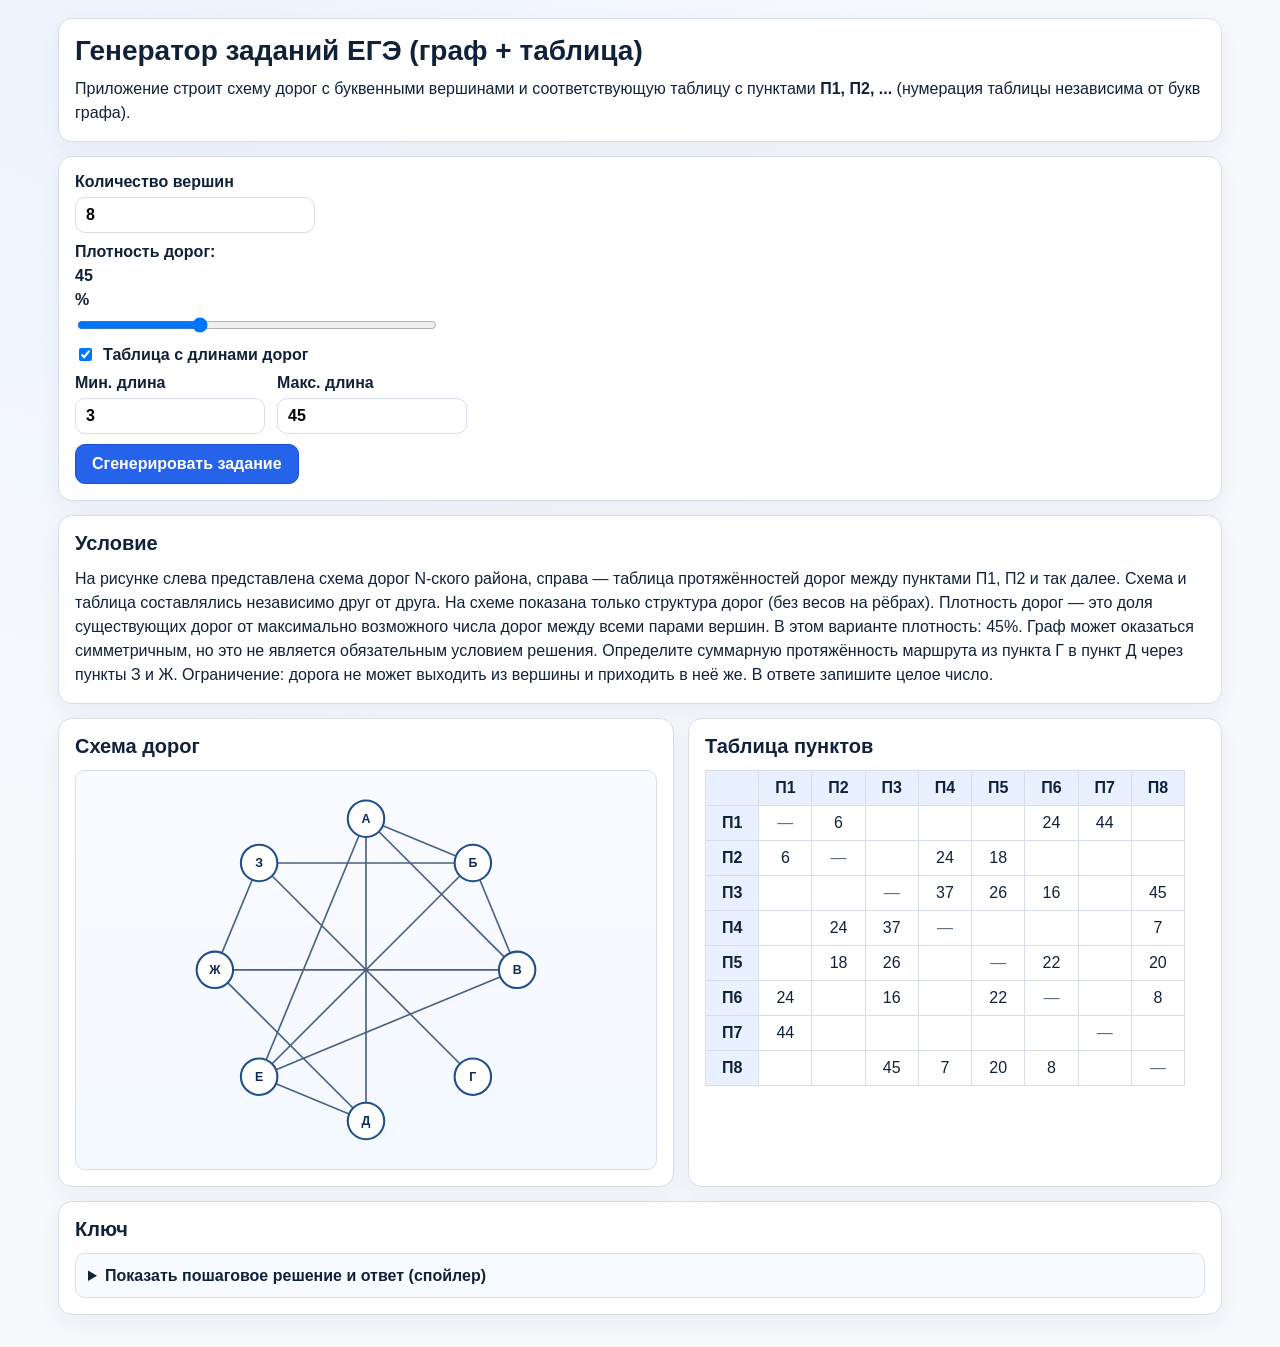
<file: index.html>
<!doctype html>
<html lang="ru">
  <head>
    <meta charset="UTF-8" />
    <meta name="viewport" content="width=device-width, initial-scale=1.0" />
    <title>Генератор заданий ЕГЭ: граф и таблица дорог</title>
    <link rel="stylesheet" href="styles.css" />
  </head>
  <body>
    <main class="app">
      <header class="panel">
        <h1>Генератор заданий ЕГЭ (граф + таблица)</h1>
        <p>
          Приложение строит схему дорог с буквенными вершинами и
          соответствующую таблицу с пунктами <strong>П1, П2, ...</strong>
          (нумерация таблицы независима от букв графа).
        </p>
      </header>

      <section class="panel controls">
        <label>
          Количество вершин
          <input id="vertexCount" type="number" min="4" max="15" value="8" />
        </label>

        <label>
          Плотность дорог:
          <span id="densityValue">45</span>%
          <input id="density" type="range" min="25" max="85" value="45" />
        </label>

        <label class="checkbox-line">
          <input id="weightedMode" type="checkbox" checked />
          Таблица с длинами дорог
        </label>

        <div id="weightRange" class="weight-row">
          <label>
            Мин. длина
            <input id="minWeight" type="number" min="1" max="99" value="3" />
          </label>
          <label>
            Макс. длина
            <input id="maxWeight" type="number" min="1" max="99" value="45" />
          </label>
        </div>

        <button id="generateBtn" type="button">Сгенерировать задание</button>
      </section>

      <section class="panel">
        <h2>Условие</h2>
        <p id="taskText"></p>
      </section>

      <section class="layout">
        <div class="panel">
          <h2>Схема дорог</h2>
          <div id="graphWrap" class="graph-wrap"></div>
        </div>

        <div class="panel">
          <h2>Таблица пунктов</h2>
          <div id="tableWrap" class="table-wrap"></div>
        </div>
      </section>

      <section class="panel">
        <h2>Ключ</h2>
        <div id="solutionWrap" class="solution"></div>
      </section>
    </main>

    <script src="app.js"></script>
  </body>
</html>
</file>
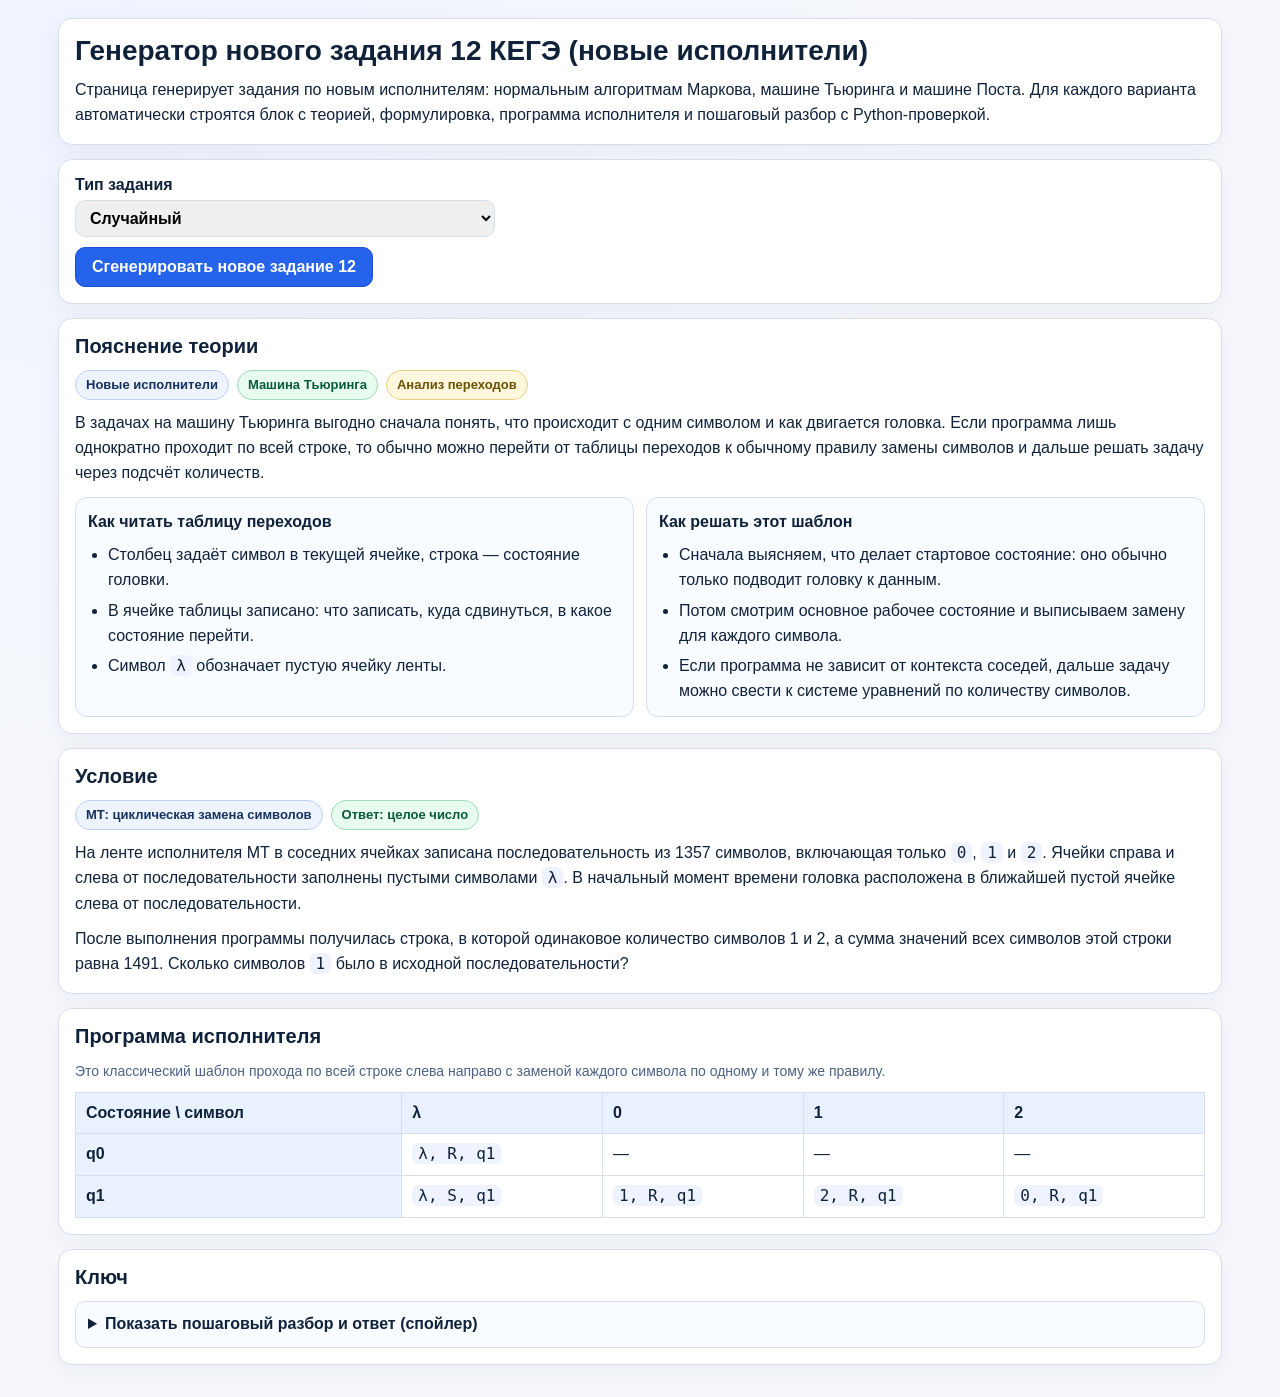
<file: task12/index.html>
<!doctype html>
<html lang="ru">
  <head>
    <meta charset="UTF-8" />
    <meta name="viewport" content="width=device-width, initial-scale=1.0" />
    <title>Генератор нового задания 12 КЕГЭ</title>
    <link rel="stylesheet" href="styles.css" />
  </head>
  <body>
    <main class="app">
      <header class="panel">
        <h1>Генератор нового задания 12 КЕГЭ (новые исполнители)</h1>
        <p>
          Страница генерирует задания по новым исполнителям: нормальным
          алгоритмам Маркова, машине Тьюринга и машине Поста. Для каждого
          варианта автоматически строятся блок с теорией, формулировка,
          программа исполнителя и пошаговый разбор с Python-проверкой.
        </p>
      </header>

      <section class="panel controls">
        <label>
          Тип задания
          <select id="taskMode">
            <option value="random" selected>Случайный</option>
            <option value="nam_order">НАМ: упорядочивание символов</option>
            <option value="nam_reduce">НАМ: сокращение строки</option>
            <option value="turing_cycle">МТ: циклическая замена символов</option>
            <option value="post_marks">МП: работа с метками</option>
          </select>
        </label>

        <button id="generateBtn" type="button">
          Сгенерировать новое задание 12
        </button>
      </section>

      <section class="panel">
        <h2>Пояснение теории</h2>
        <div id="theoryWrap" class="theory-wrap"></div>
      </section>

      <section class="panel">
        <h2>Условие</h2>
        <div id="taskText" class="task-text"></div>
      </section>

      <section class="panel">
        <h2>Программа исполнителя</h2>
        <div id="programWrap" class="program-wrap"></div>
      </section>

      <section class="panel">
        <h2>Ключ</h2>
        <div id="solutionWrap" class="solution"></div>
      </section>
    </main>

    <script src="app.js"></script>
  </body>
</html>
</file>
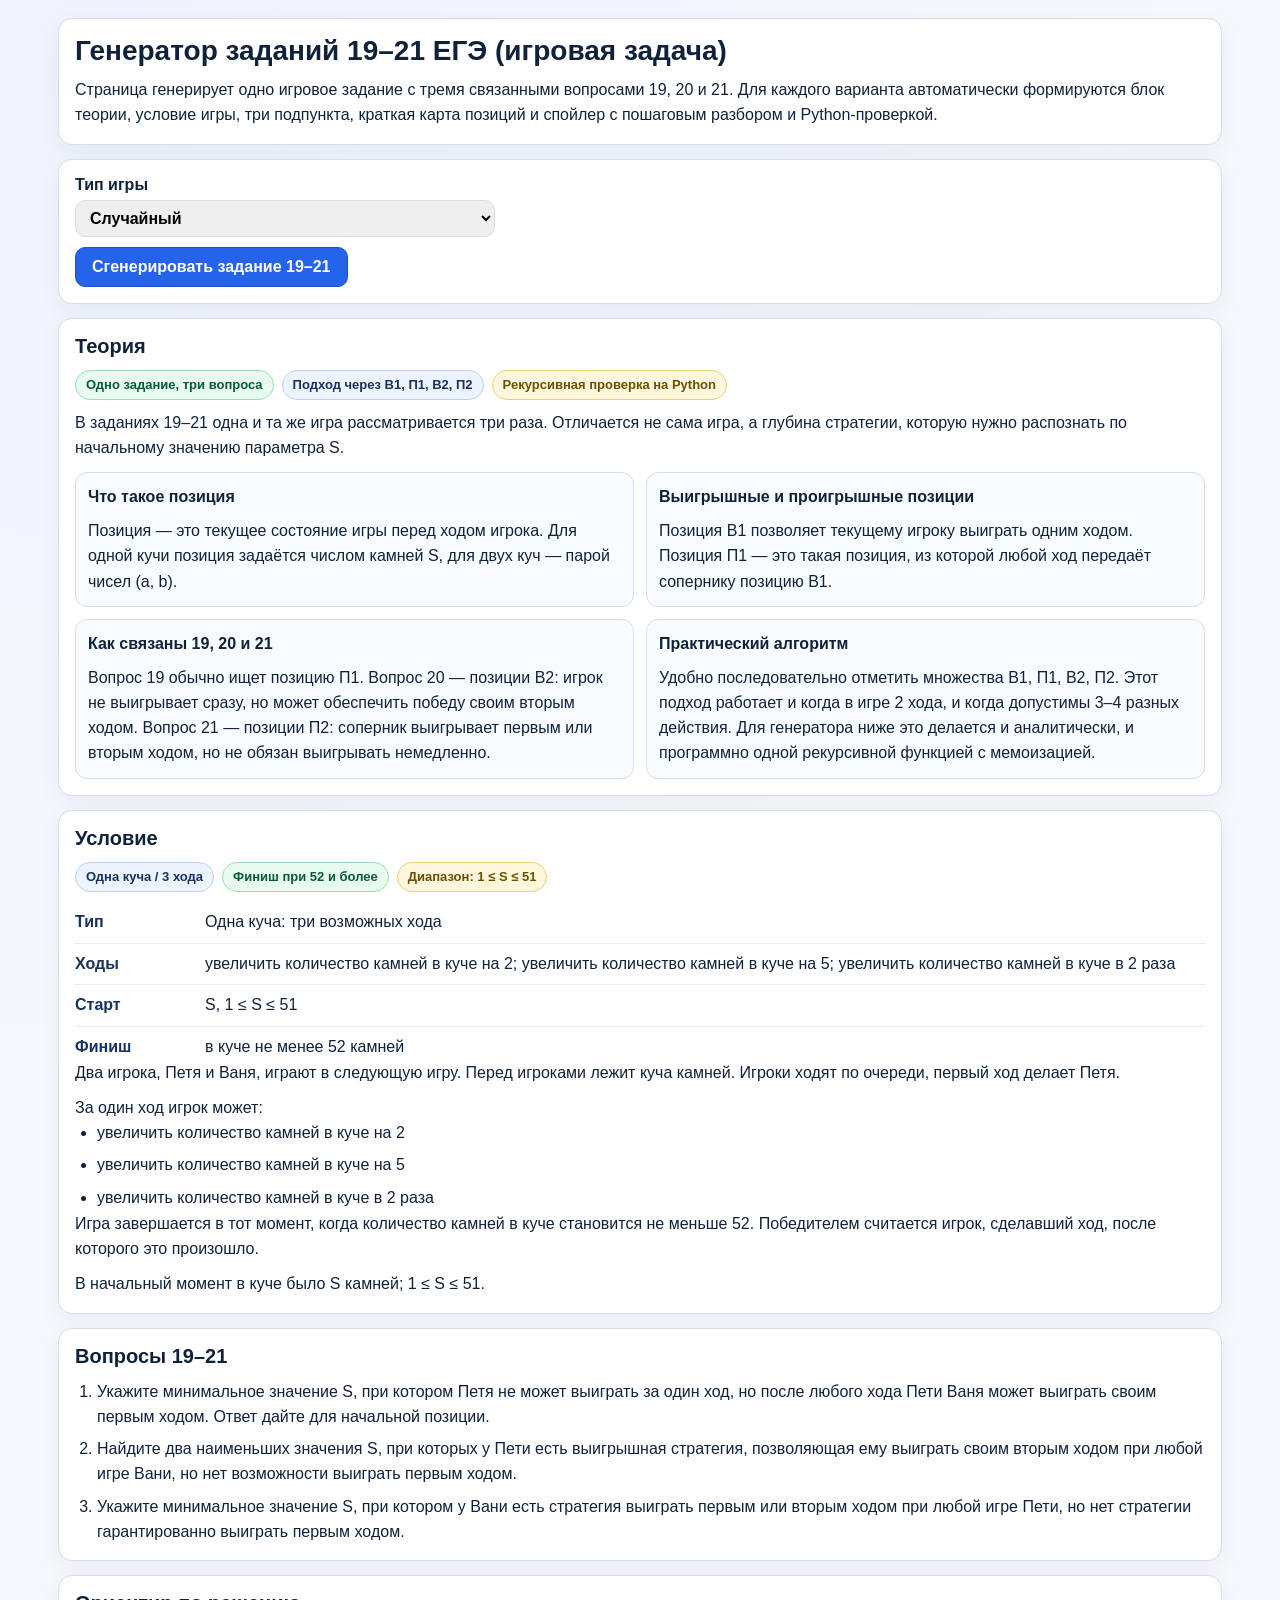
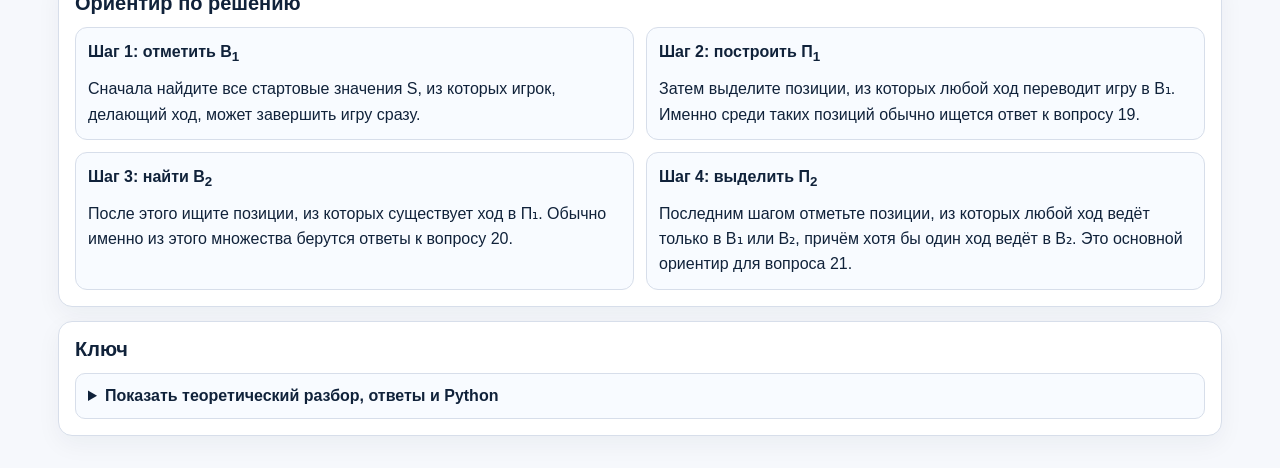
<file: task19-21/index.html>
<!doctype html>
<html lang="ru">
  <head>
    <meta charset="UTF-8" />
    <meta name="viewport" content="width=device-width, initial-scale=1.0" />
    <title>Генератор заданий 19-21 ЕГЭ</title>
    <link rel="stylesheet" href="styles.css" />
  </head>
  <body>
    <main class="app">
      <header class="panel">
        <h1>Генератор заданий 19–21 ЕГЭ (игровая задача)</h1>
        <p>
          Страница генерирует одно игровое задание с тремя связанными вопросами
          19, 20 и 21. Для каждого варианта автоматически формируются блок
          теории, условие игры, три подпункта, краткая карта позиций и спойлер
          с пошаговым разбором и Python-проверкой.
        </p>
      </header>

      <section class="panel controls">
        <label>
          Тип игры
          <select id="modeSelect">
            <option value="random" selected>Случайный</option>
            <option value="one_pile">Одна куча: прибавить / умножить</option>
            <option value="one_pile_three">Одна куча: три возможных хода</option>
            <option value="one_pile_four">Одна куча: четыре возможных хода</option>
            <option value="two_piles">Две кучи: ход в одну из куч</option>
            <option value="two_piles_extended">Две кучи: расширенный набор ходов</option>
          </select>
        </label>

        <button id="generateBtn" type="button">
          Сгенерировать задание 19–21
        </button>
      </section>

      <section class="panel">
        <h2>Теория</h2>
        <div id="theoryWrap" class="theory-wrap"></div>
      </section>

      <section class="panel">
        <h2>Условие</h2>
        <div id="taskMeta" class="task-meta"></div>
        <div id="taskText" class="task-text"></div>
      </section>

      <section class="panel">
        <h2>Вопросы 19–21</h2>
        <div id="questionWrap" class="question-wrap"></div>
      </section>

      <section class="panel">
        <h2>Ориентир по решению</h2>
        <div id="statusWrap" class="status-wrap"></div>
      </section>

      <section class="panel">
        <h2>Ключ</h2>
        <div id="solutionWrap" class="solution"></div>
      </section>
    </main>

    <script src="app.js"></script>
  </body>
</html>
</file>
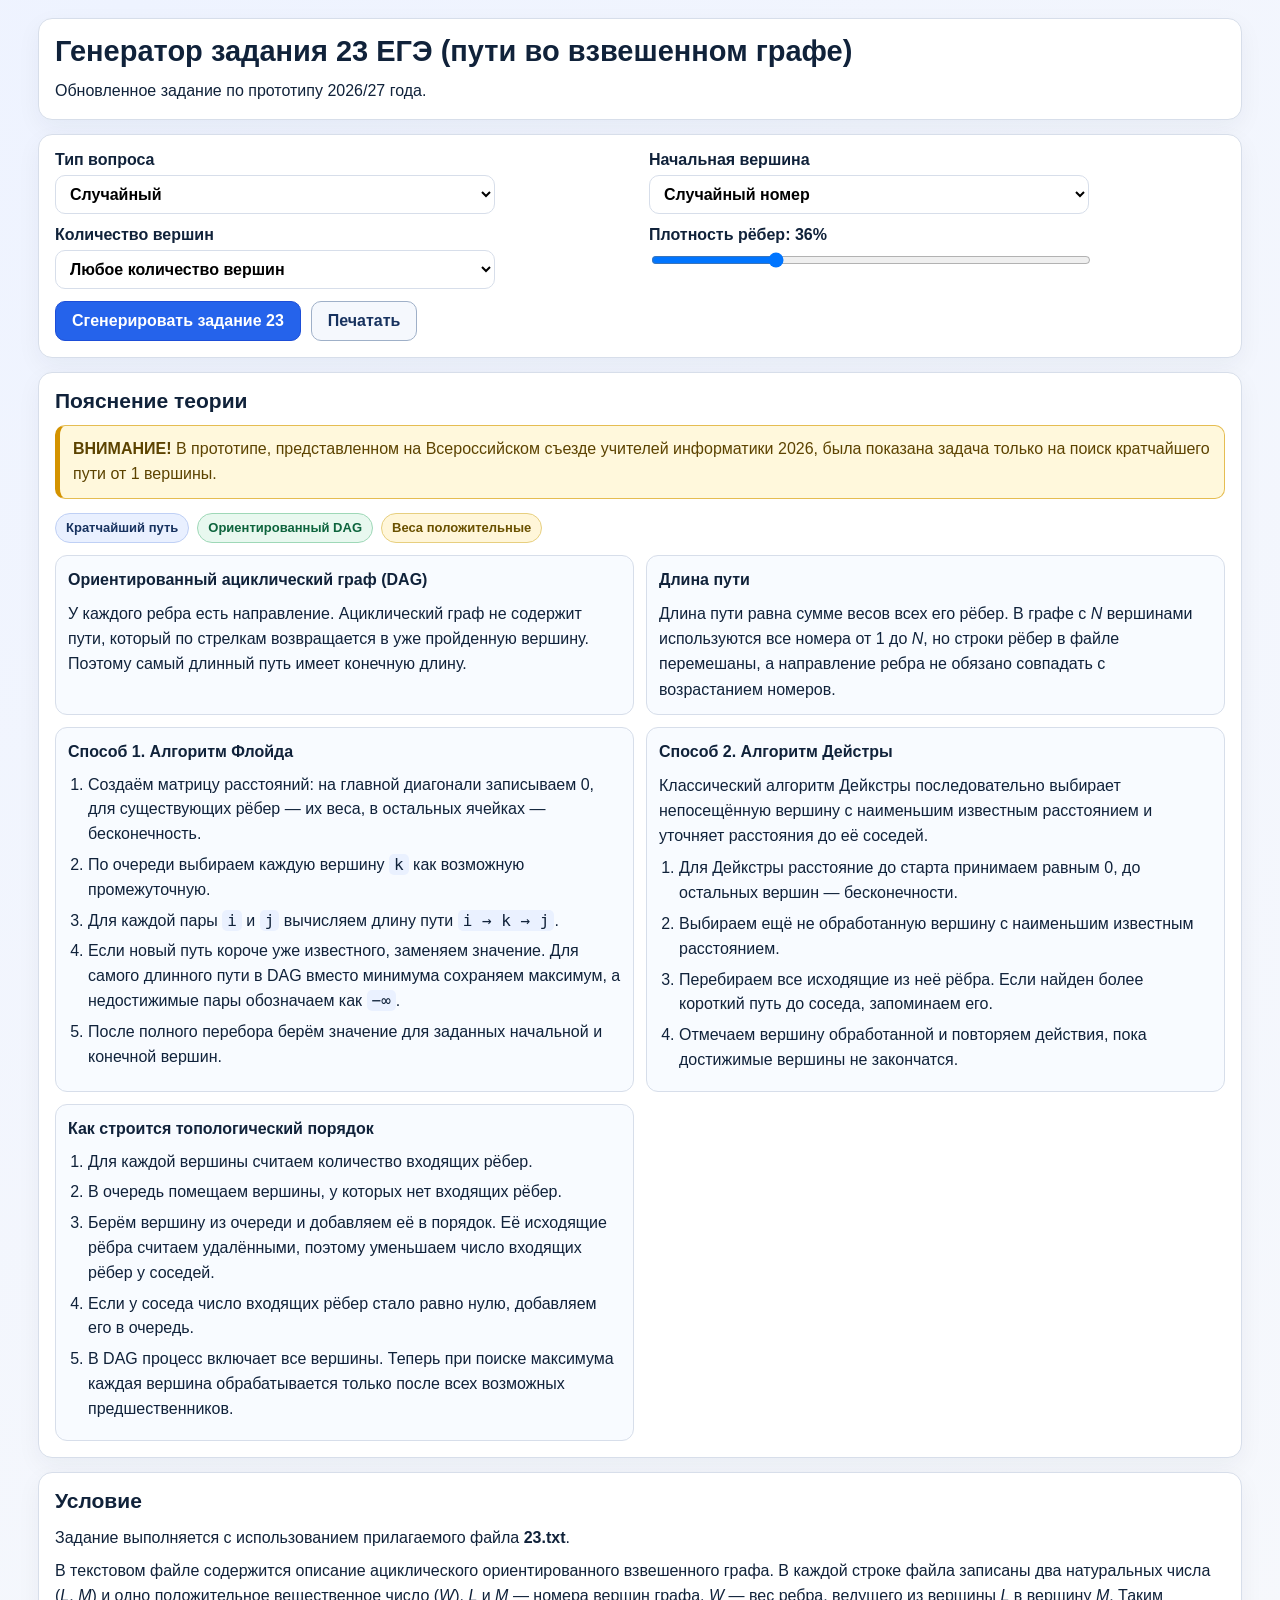
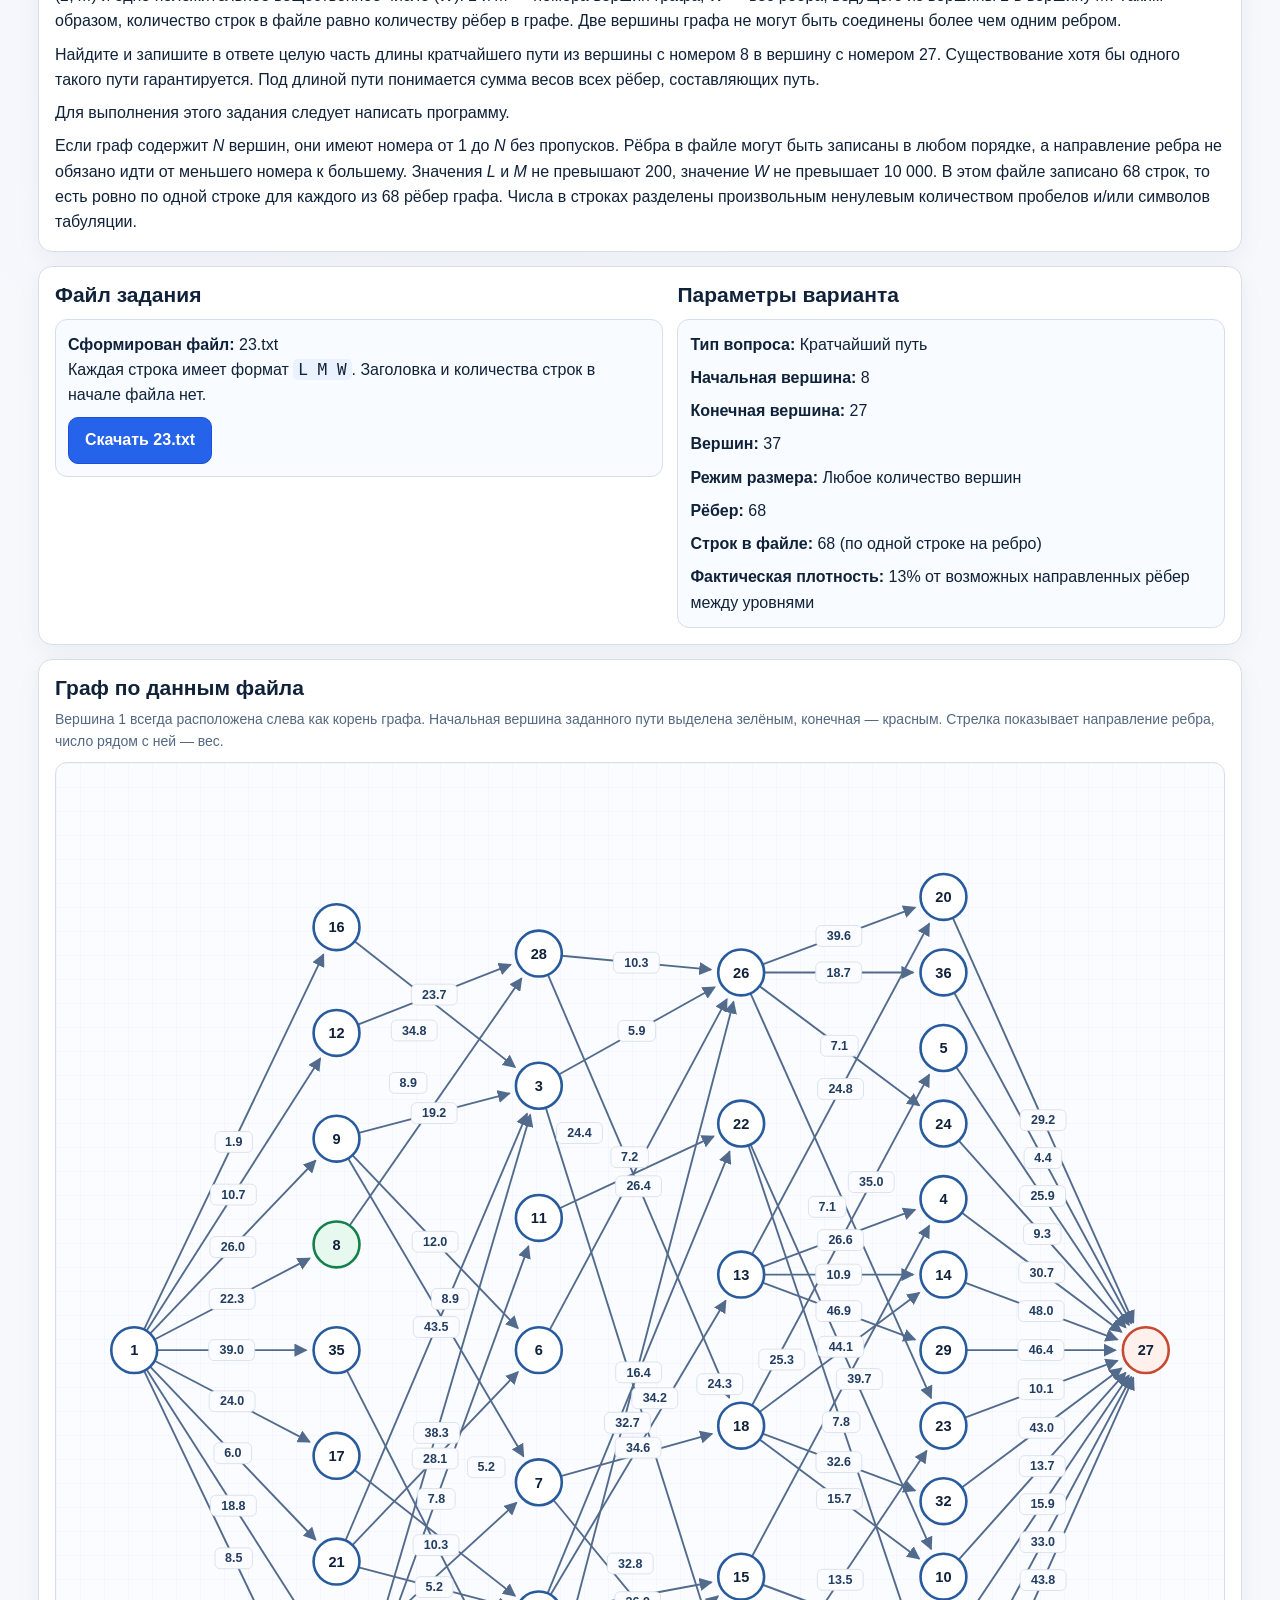
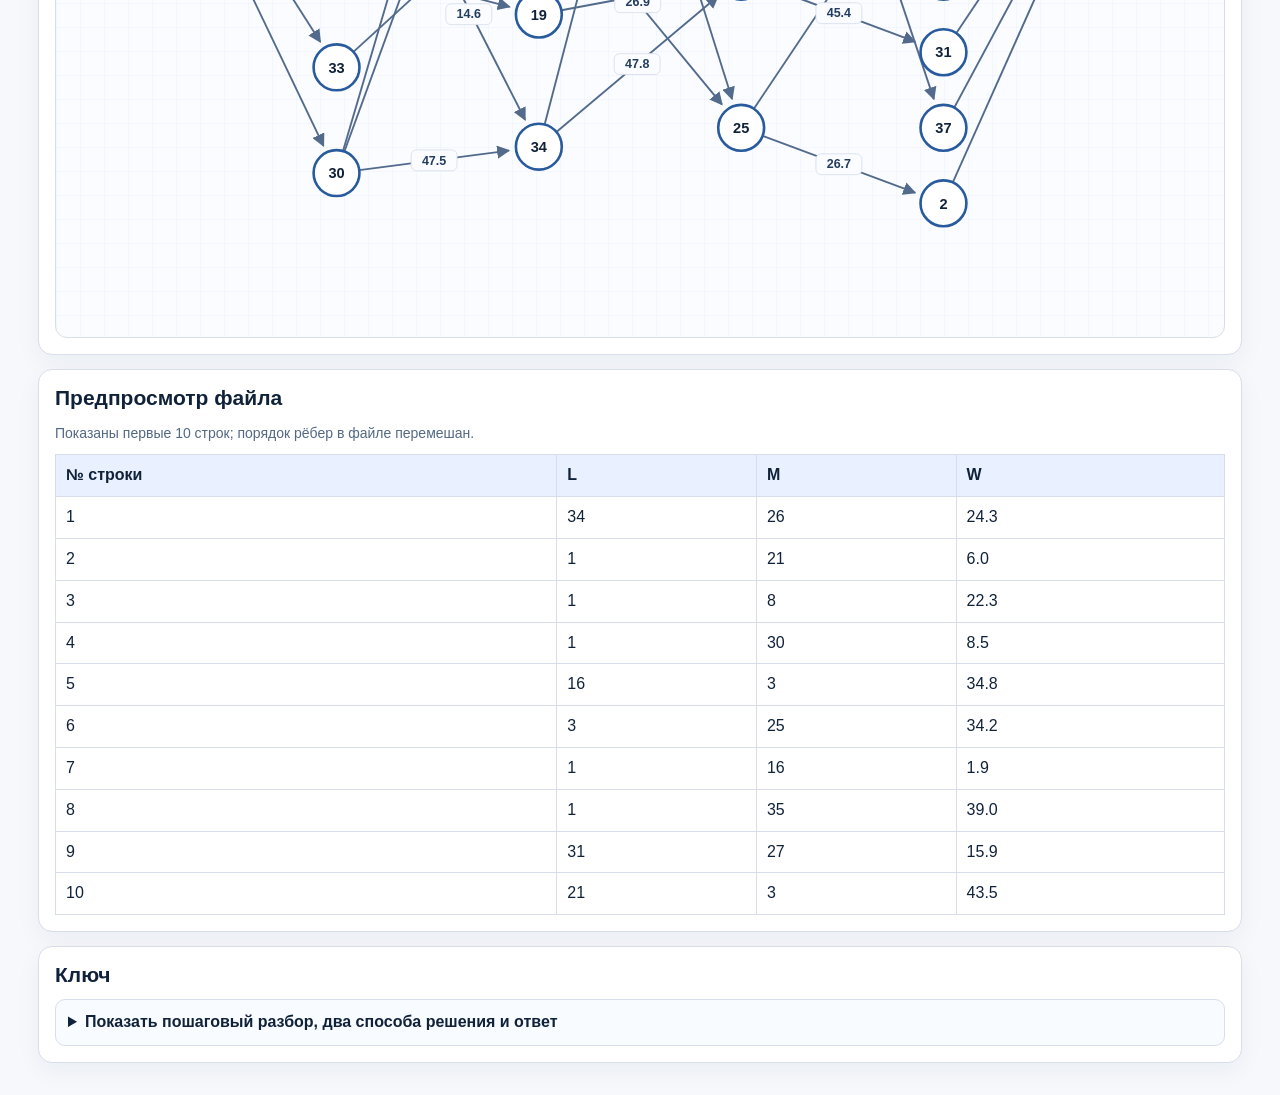
<file: task23/index.html>
<!doctype html>
<html lang="ru">
  <head>
    <meta charset="UTF-8" />
    <meta name="viewport" content="width=device-width, initial-scale=1.0" />
    <title>Генератор задания 23 ЕГЭ</title>
    <link rel="stylesheet" href="styles.css" />
  </head>
  <body>
    <main class="app">
      <header class="panel">
        <h1>Генератор задания 23 ЕГЭ (пути во взвешенном графе)</h1>
        <p>Обновленное задание по прототипу 2026/27 года.</p>
      </header>

      <section class="panel controls">
        <label>
          Тип вопроса
          <select id="questionType">
            <option value="random">Случайный</option>
            <option value="shortest">Длина кратчайшего пути</option>
            <option value="longest">Длина самого длинного пути</option>
            <option value="difference">Разность длинного и короткого путей</option>
          </select>
        </label>

        <label>
          Начальная вершина
          <select id="startMode">
            <option value="random">Случайный номер</option>
            <option value="one">Вершина 1</option>
            <option value="not_one">Любая вершина</option>
          </select>
        </label>

        <label>
          Количество вершин
          <select id="vertexMode">
            <option value="any">Любое количество вершин</option>
            <option value="manual">До 10 вершин (для проверки по рисунку)</option>
          </select>
        </label>

        <label>
          <span>Плотность рёбер: <strong id="densityValue">36</strong>%</span>
          <input id="density" type="range" min="25" max="65" value="36" />
        </label>

        <div class="control-actions">
          <button id="generateBtn" type="button">Сгенерировать задание 23</button>
          <button id="printBtn" class="button-secondary" type="button">Печатать</button>
        </div>
      </section>

      <section class="panel">
        <h2>Пояснение теории</h2>
        <div id="theoryWrap" class="theory-wrap"></div>
      </section>

      <section class="panel">
        <h2>Условие</h2>
        <div id="taskText" class="task-text"></div>
      </section>

      <section class="panel file-layout">
        <div>
          <h2>Файл задания</h2>
          <div id="filesWrap" class="files-wrap"></div>
        </div>
        <div>
          <h2>Параметры варианта</h2>
          <div id="paramsWrap" class="params-wrap"></div>
        </div>
      </section>

      <section class="panel">
        <h2>Граф по данным файла</h2>
        <p class="section-note">
          Вершина 1 всегда расположена слева как корень графа. Начальная вершина
          заданного пути выделена зелёным, конечная — красным. Стрелка показывает направление
          ребра, число рядом с ней — вес.
        </p>
        <div id="graphWrap" class="graph-wrap"></div>
      </section>

      <section class="panel">
        <h2>Предпросмотр файла</h2>
        <div id="previewWrap" class="preview-wrap"></div>
      </section>

      <section class="panel">
        <h2>Ключ</h2>
        <div id="solutionWrap" class="solution"></div>
      </section>
    </main>

    <dialog id="printDialog" class="print-dialog" aria-labelledby="printDialogTitle">
      <form id="printForm" class="print-form">
        <div class="dialog-heading">
          <div>
            <h2 id="printDialogTitle">Комплект печатных вариантов</h2>
            <p>Будут созданы задания, решения, графы SVG/JPEG и файлы данных TXT.</p>
          </div>
          <button id="printCloseBtn" class="dialog-close" type="button" aria-label="Закрыть">×</button>
        </div>

        <label>
          Сколько задач сгенерировать
          <input id="printCount" type="number" min="1" max="30" value="5" required />
        </label>
        <p class="dialog-note">Допустимо от 1 до 30 задач. Текущие настройки применяются ко всему комплекту, а значения «Случайный» выбираются заново для каждой задачи.</p>

        <div id="printStatus" class="print-status" role="status" aria-live="polite"></div>
        <a id="printDownload" class="download-link print-download" hidden>Скачать комплект ZIP</a>

        <div class="dialog-actions">
          <button id="printCancelBtn" class="button-secondary" type="button">Отмена</button>
          <button id="printCreateBtn" type="submit">Создать комплект</button>
        </div>
      </form>
    </dialog>

    <script src="zip.js"></script>
    <script src="app.js"></script>
  </body>
</html>
</file>
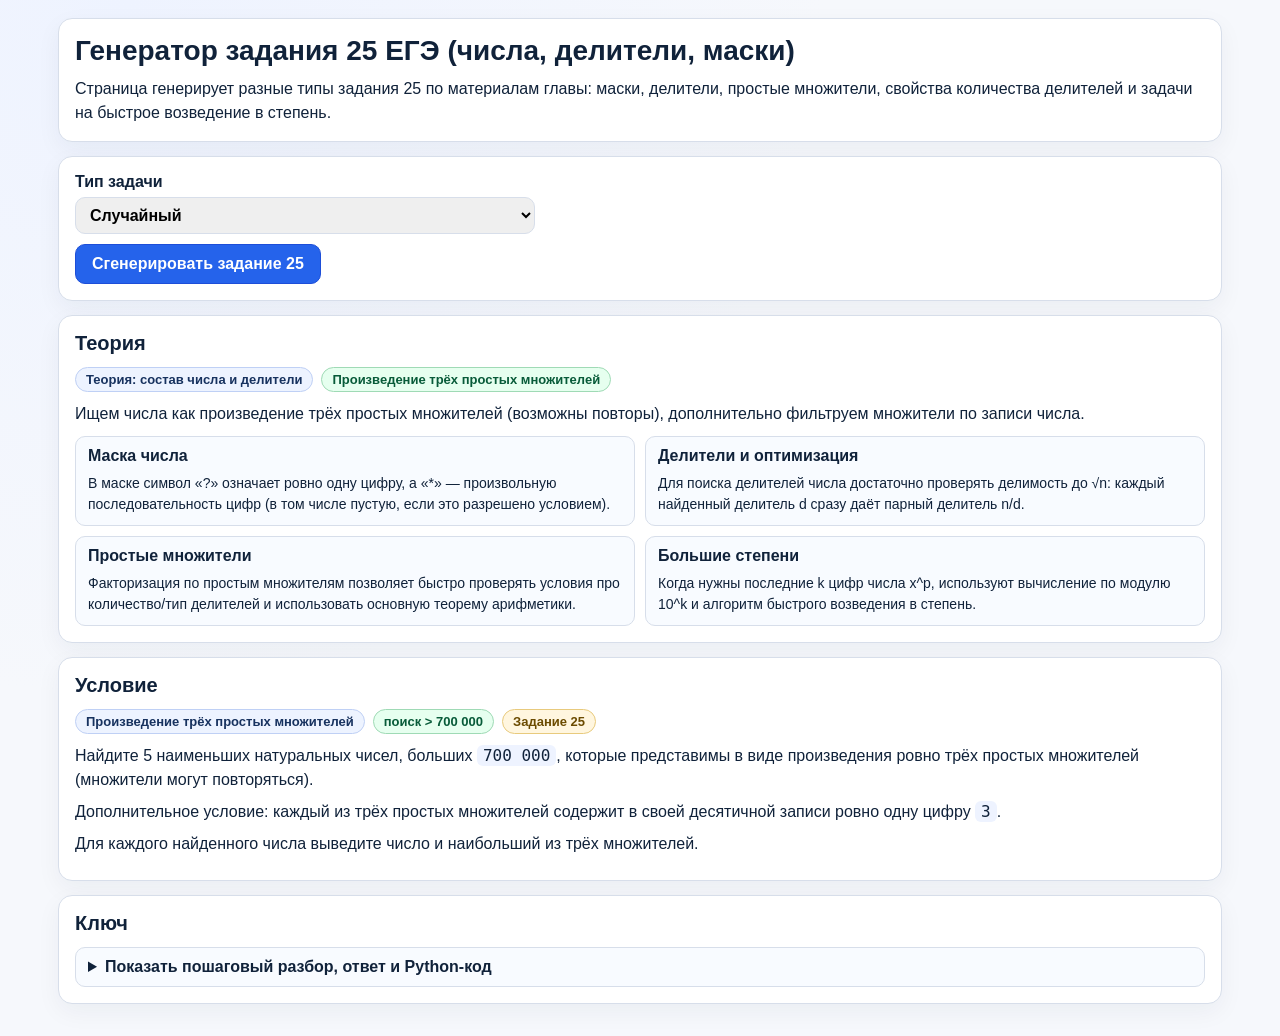
<file: task25/index.html>
<!doctype html>
<html lang="ru">
  <head>
    <meta charset="UTF-8" />
    <meta name="viewport" content="width=device-width, initial-scale=1.0" />
    <title>Генератор задания 25 ЕГЭ</title>
    <link rel="stylesheet" href="styles.css" />
  </head>
  <body>
    <main class="app">
      <header class="panel">
        <h1>Генератор задания 25 ЕГЭ (числа, делители, маски)</h1>
        <p>
          Страница генерирует разные типы задания 25 по материалам главы: маски,
          делители, простые множители, свойства количества делителей и задачи на
          быстрое возведение в степень.
        </p>
      </header>

      <section class="panel controls">
        <label>
          Тип задачи
          <select id="modeSelect">
            <option value="random" selected>Случайный</option>
            <option value="mask">Маска числа + делимость</option>
            <option value="div_sum">Сумма делителей (кроме 1 и n)</option>
            <option value="prime_sum">Сумма простых делителей</option>
            <option value="three_primes">Произведение трёх простых множителей</option>
            <option value="odd_divisors">Нечётное число делителей</option>
            <option value="fast_pow">Последние цифры степени</option>
          </select>
        </label>

        <button id="generateBtn" type="button">Сгенерировать задание 25</button>
      </section>

      <section class="panel">
        <h2>Теория</h2>
        <div id="theoryWrap"></div>
      </section>

      <section class="panel">
        <h2>Условие</h2>
        <div id="taskMeta" class="chips"></div>
        <div id="taskText" class="task-text"></div>
      </section>

      <section class="panel">
        <h2>Ключ</h2>
        <div id="solutionWrap" class="solution"></div>
      </section>
    </main>

    <script src="app.js"></script>
  </body>
</html>
</file>
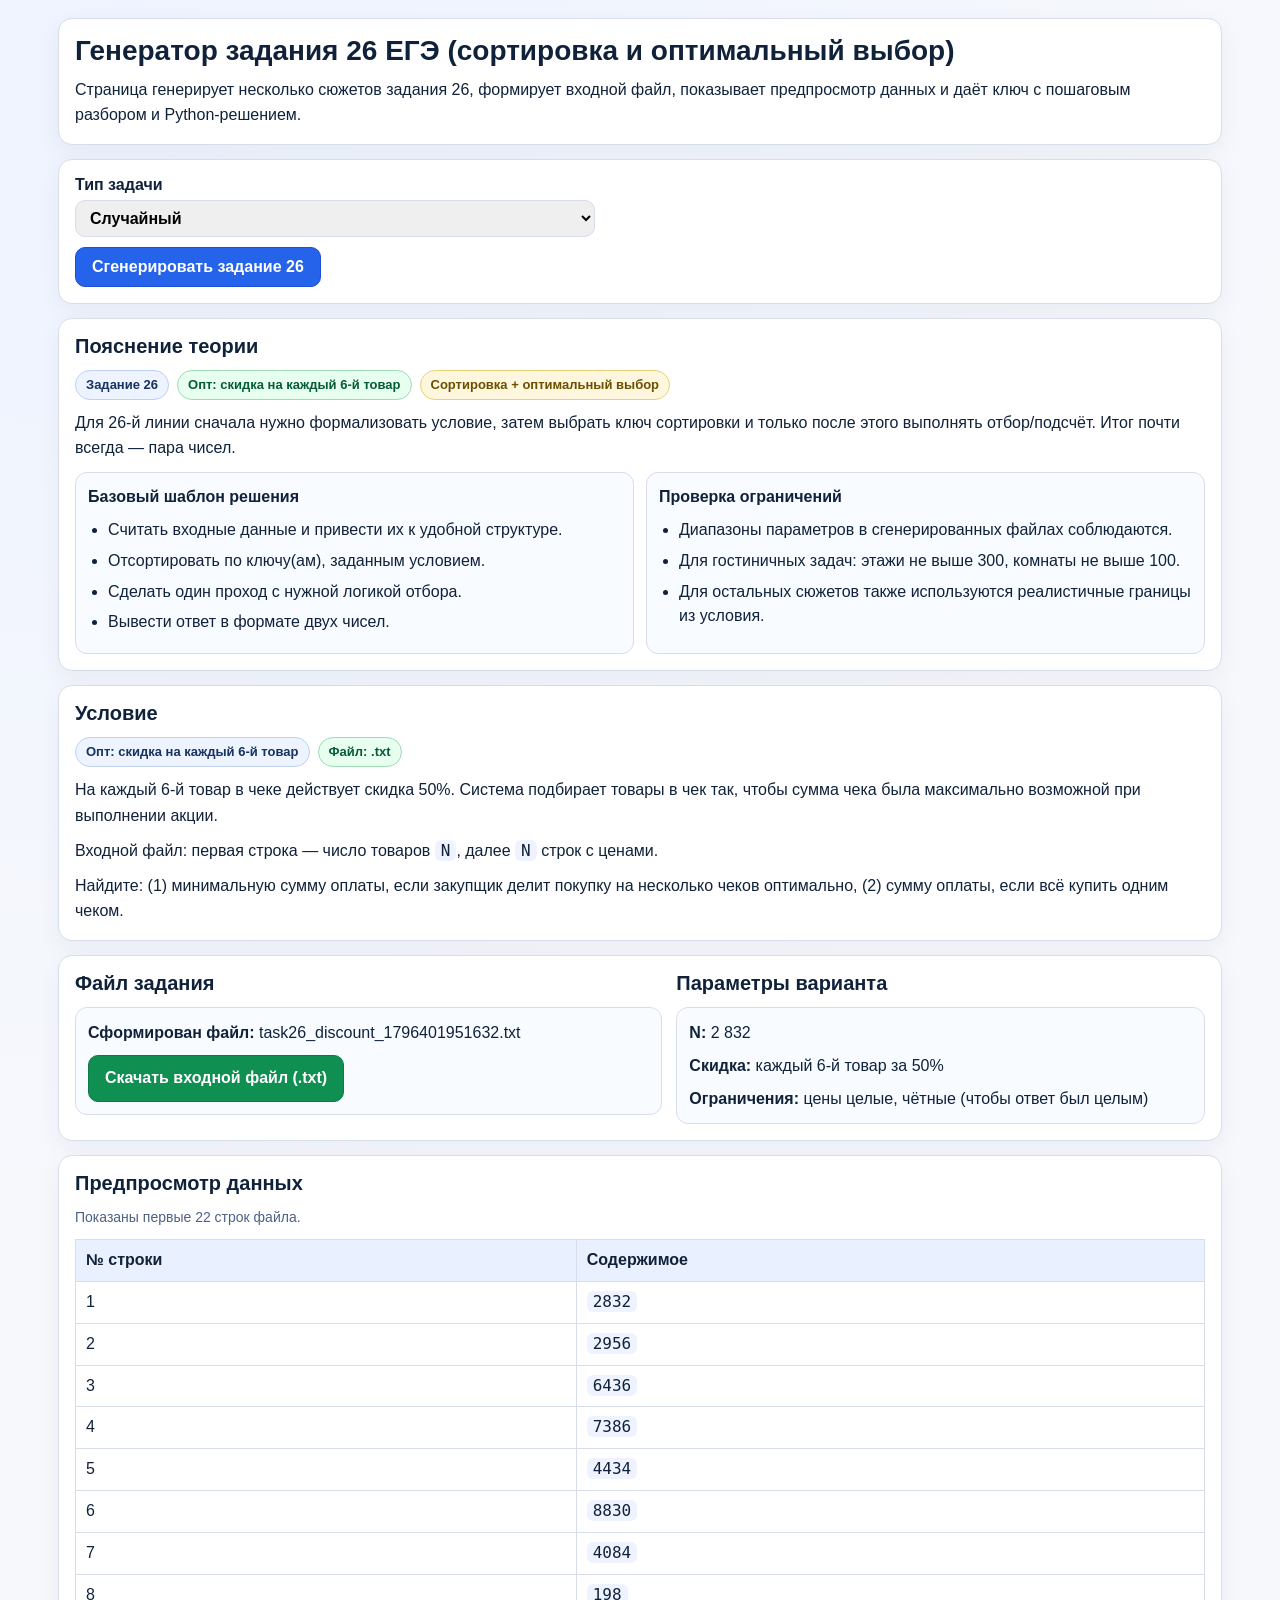
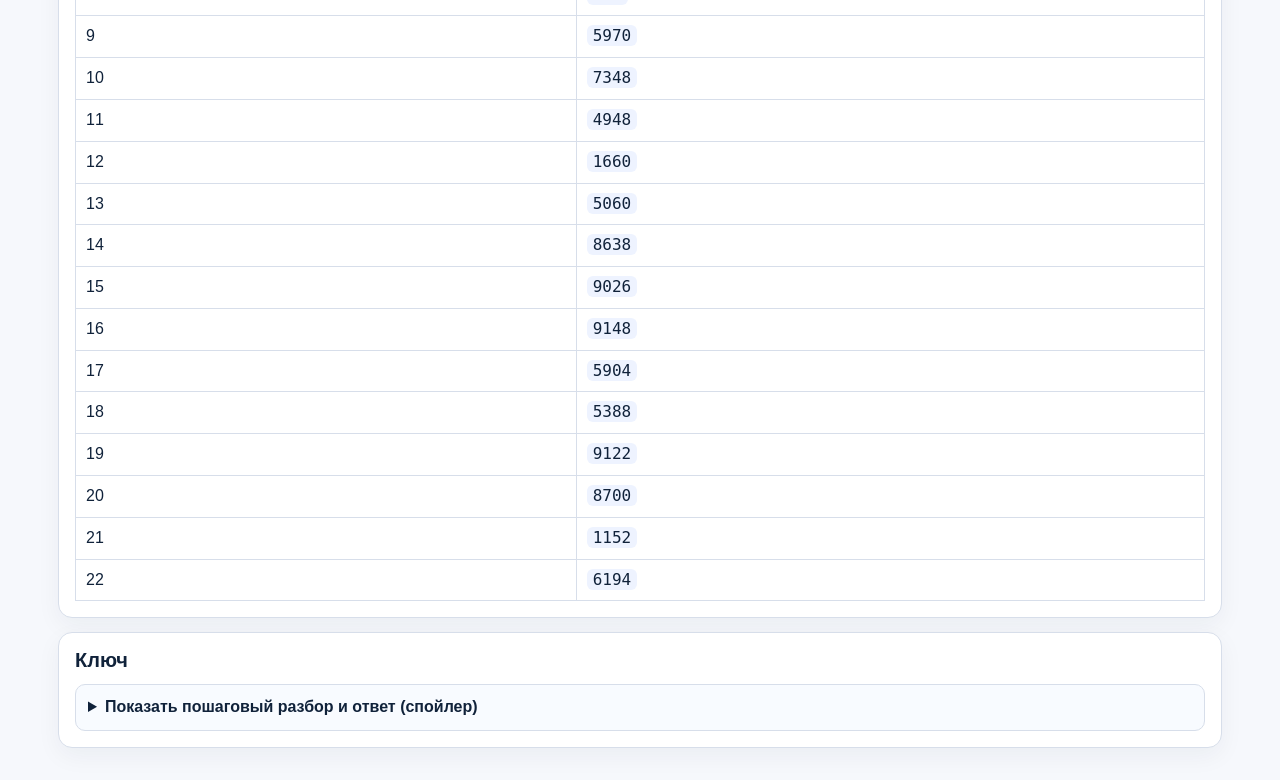
<file: task26/index.html>
<!doctype html>
<html lang="ru">
  <head>
    <meta charset="UTF-8" />
    <meta name="viewport" content="width=device-width, initial-scale=1.0" />
    <title>Генератор задания 26 ЕГЭ</title>
    <link rel="stylesheet" href="styles.css" />
  </head>
  <body>
    <main class="app">
      <header class="panel">
        <h1>Генератор задания 26 ЕГЭ (сортировка и оптимальный выбор)</h1>
        <p>
          Страница генерирует несколько сюжетов задания 26, формирует входной
          файл, показывает предпросмотр данных и даёт ключ с пошаговым разбором
          и Python-решением.
        </p>
      </header>

      <section class="panel controls">
        <label>
          Тип задачи
          <select id="taskMode">
            <option value="random" selected>Случайный</option>
            <option value="shift_tasks">Рабочая смена: максимум задач</option>
            <option value="discount_checks">Опт: скидка на каждый 6-й товар</option>
            <option value="hotel_pair">Гостиница: 2 свободные между занятыми</option>
            <option value="hostel_sequence">Хостел: максимальная цепочка номеров</option>
            <option value="admission">Вуз: проходной и полупроходной балл</option>
          </select>
        </label>

        <button id="generateBtn" type="button">Сгенерировать задание 26</button>
      </section>

      <section class="panel">
        <h2>Пояснение теории</h2>
        <div id="theoryWrap" class="theory-wrap"></div>
      </section>

      <section class="panel">
        <h2>Условие</h2>
        <div id="taskText" class="task-text"></div>
      </section>

      <section class="panel file-layout">
        <div>
          <h2>Файл задания</h2>
          <div id="filesWrap" class="files-wrap"></div>
        </div>
        <div>
          <h2>Параметры варианта</h2>
          <div id="paramsWrap" class="params-wrap"></div>
        </div>
      </section>

      <section class="panel">
        <h2>Предпросмотр данных</h2>
        <div id="previewWrap" class="preview-wrap"></div>
      </section>

      <section class="panel">
        <h2>Ключ</h2>
        <div id="solutionWrap" class="solution"></div>
      </section>
    </main>

    <script src="app.js"></script>
  </body>
</html>
</file>
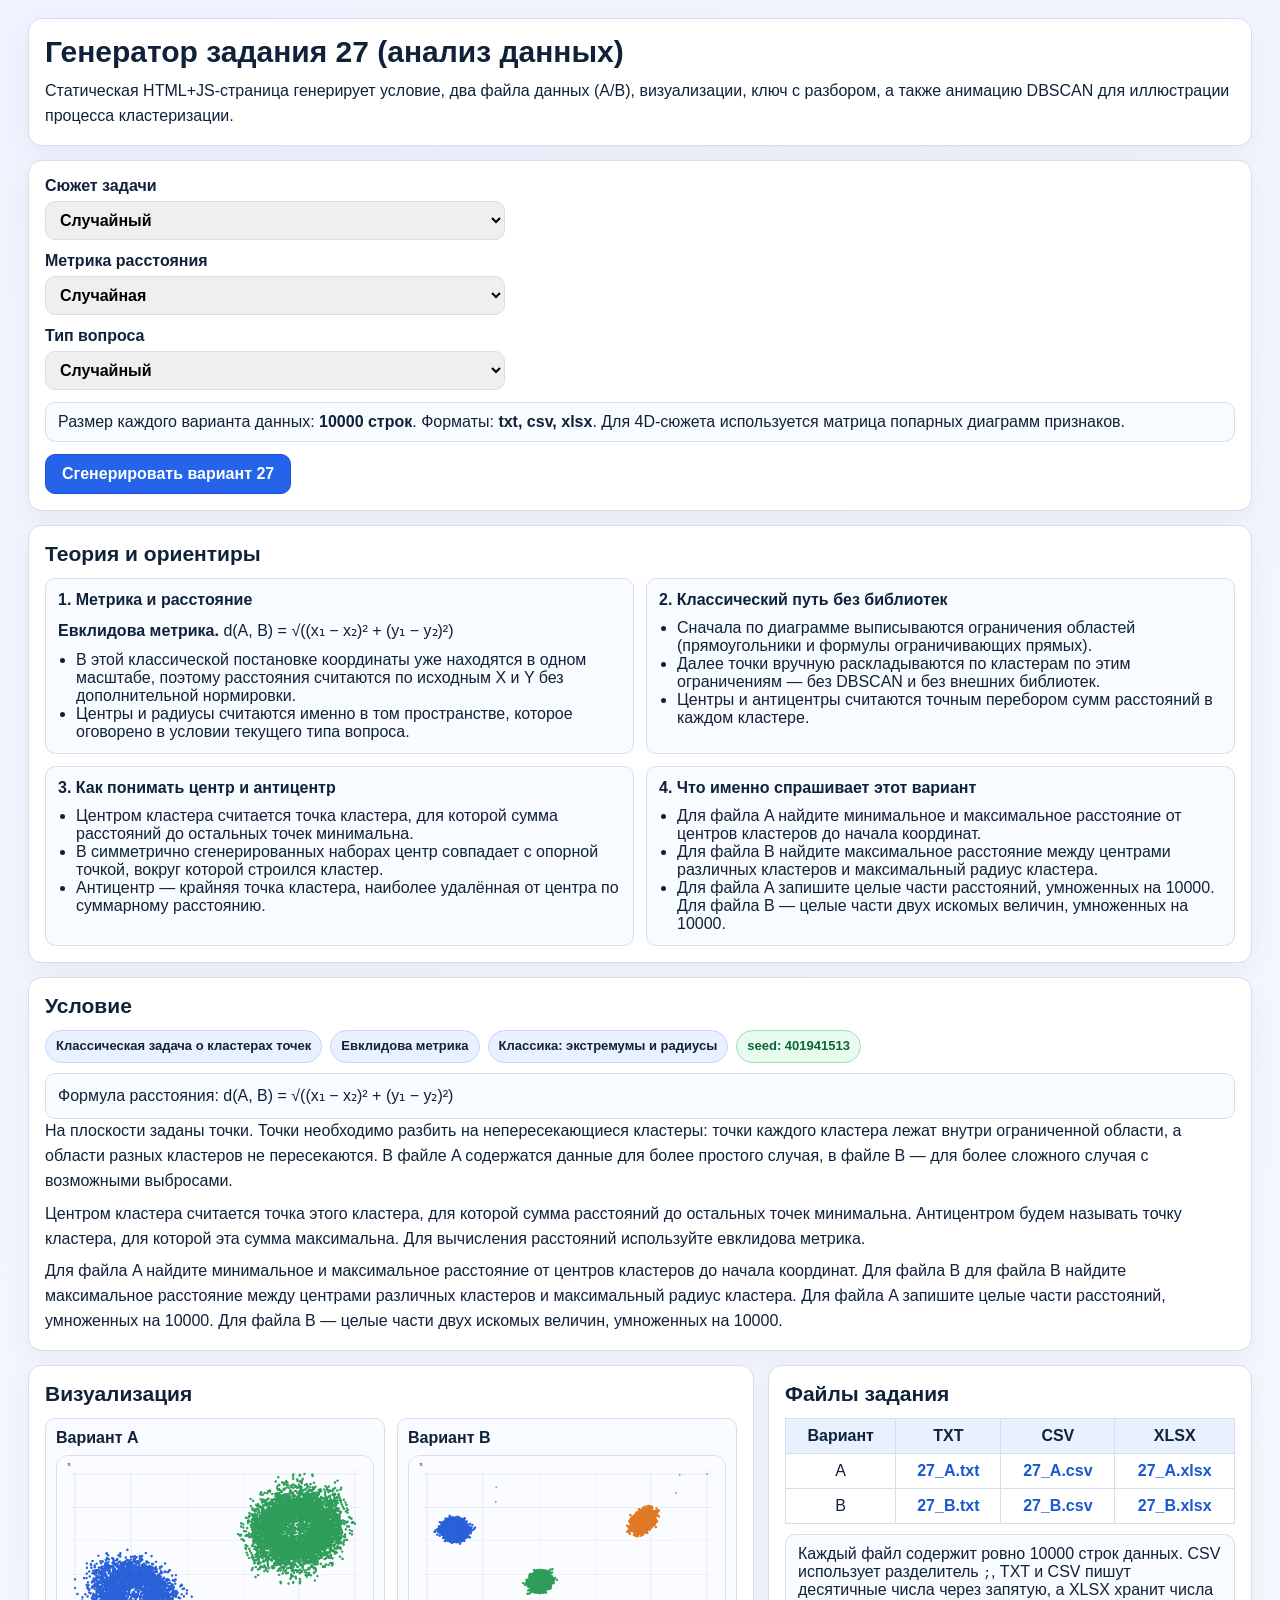
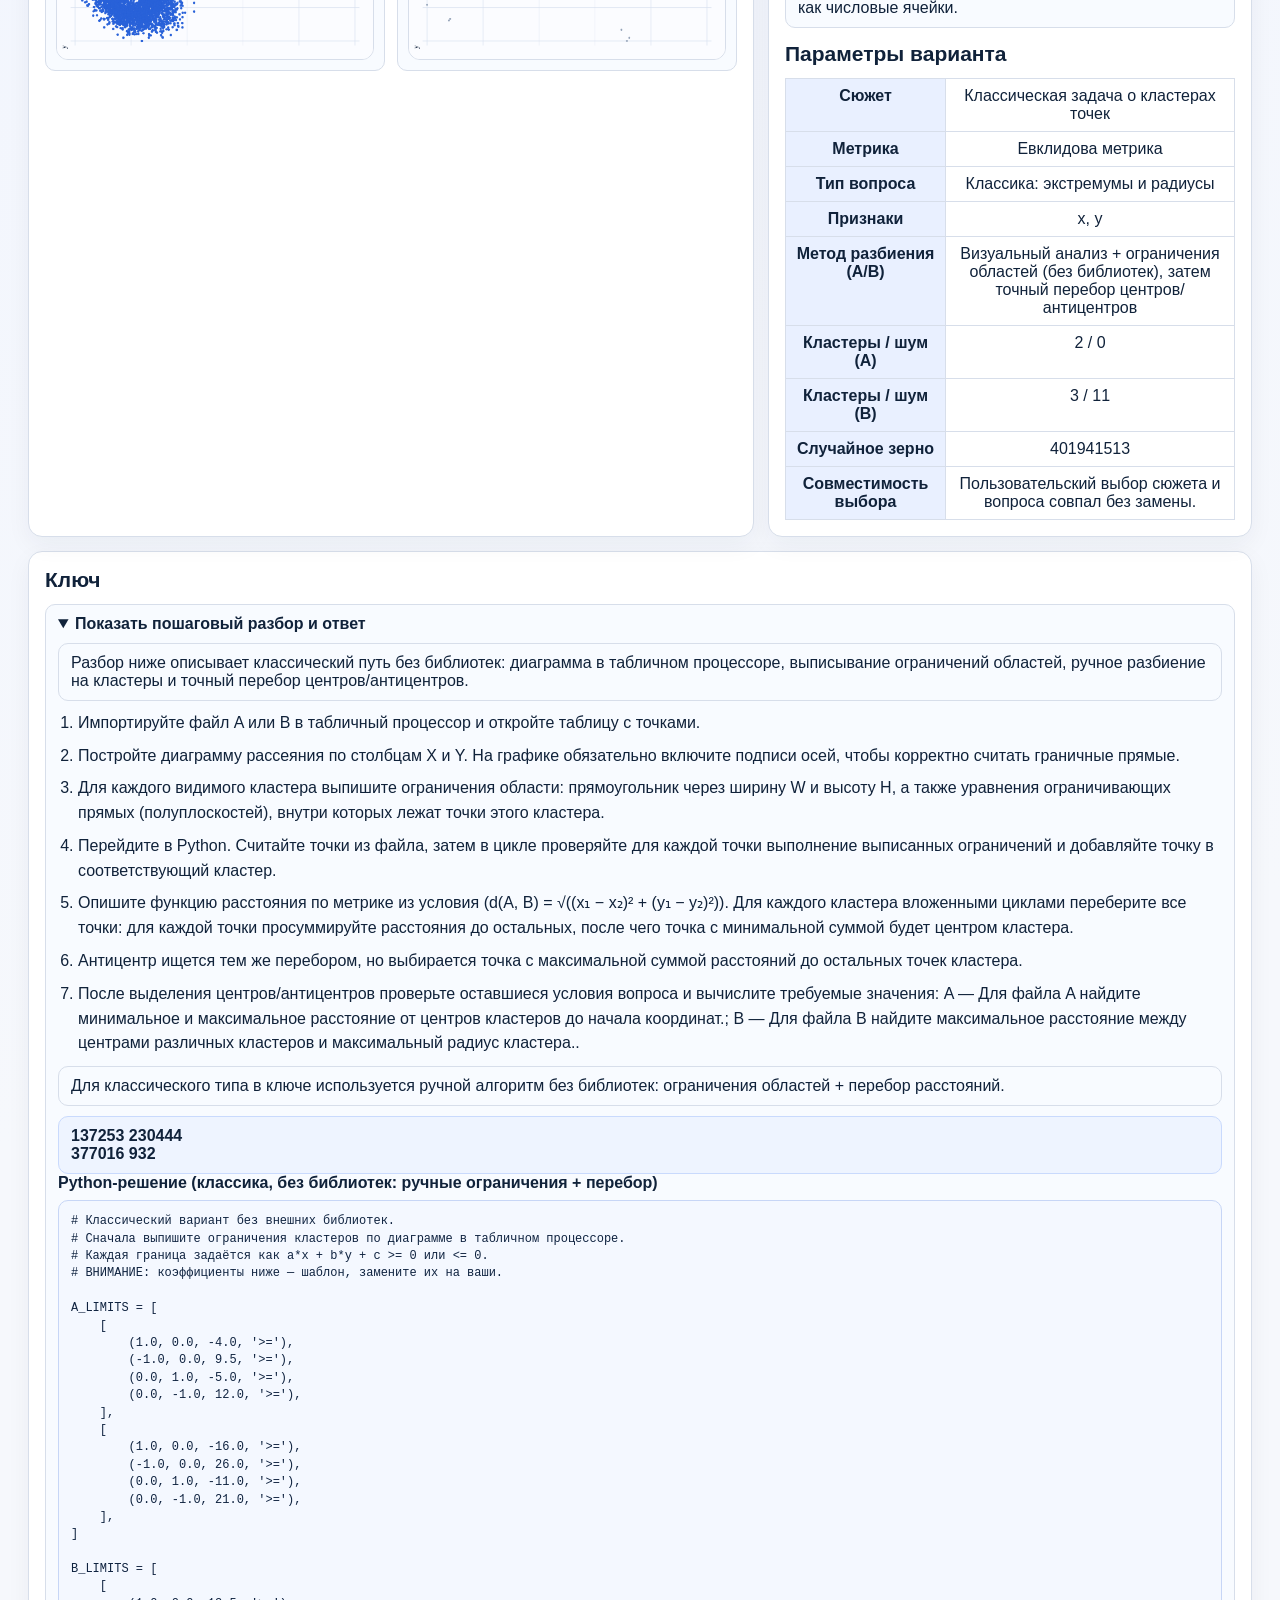
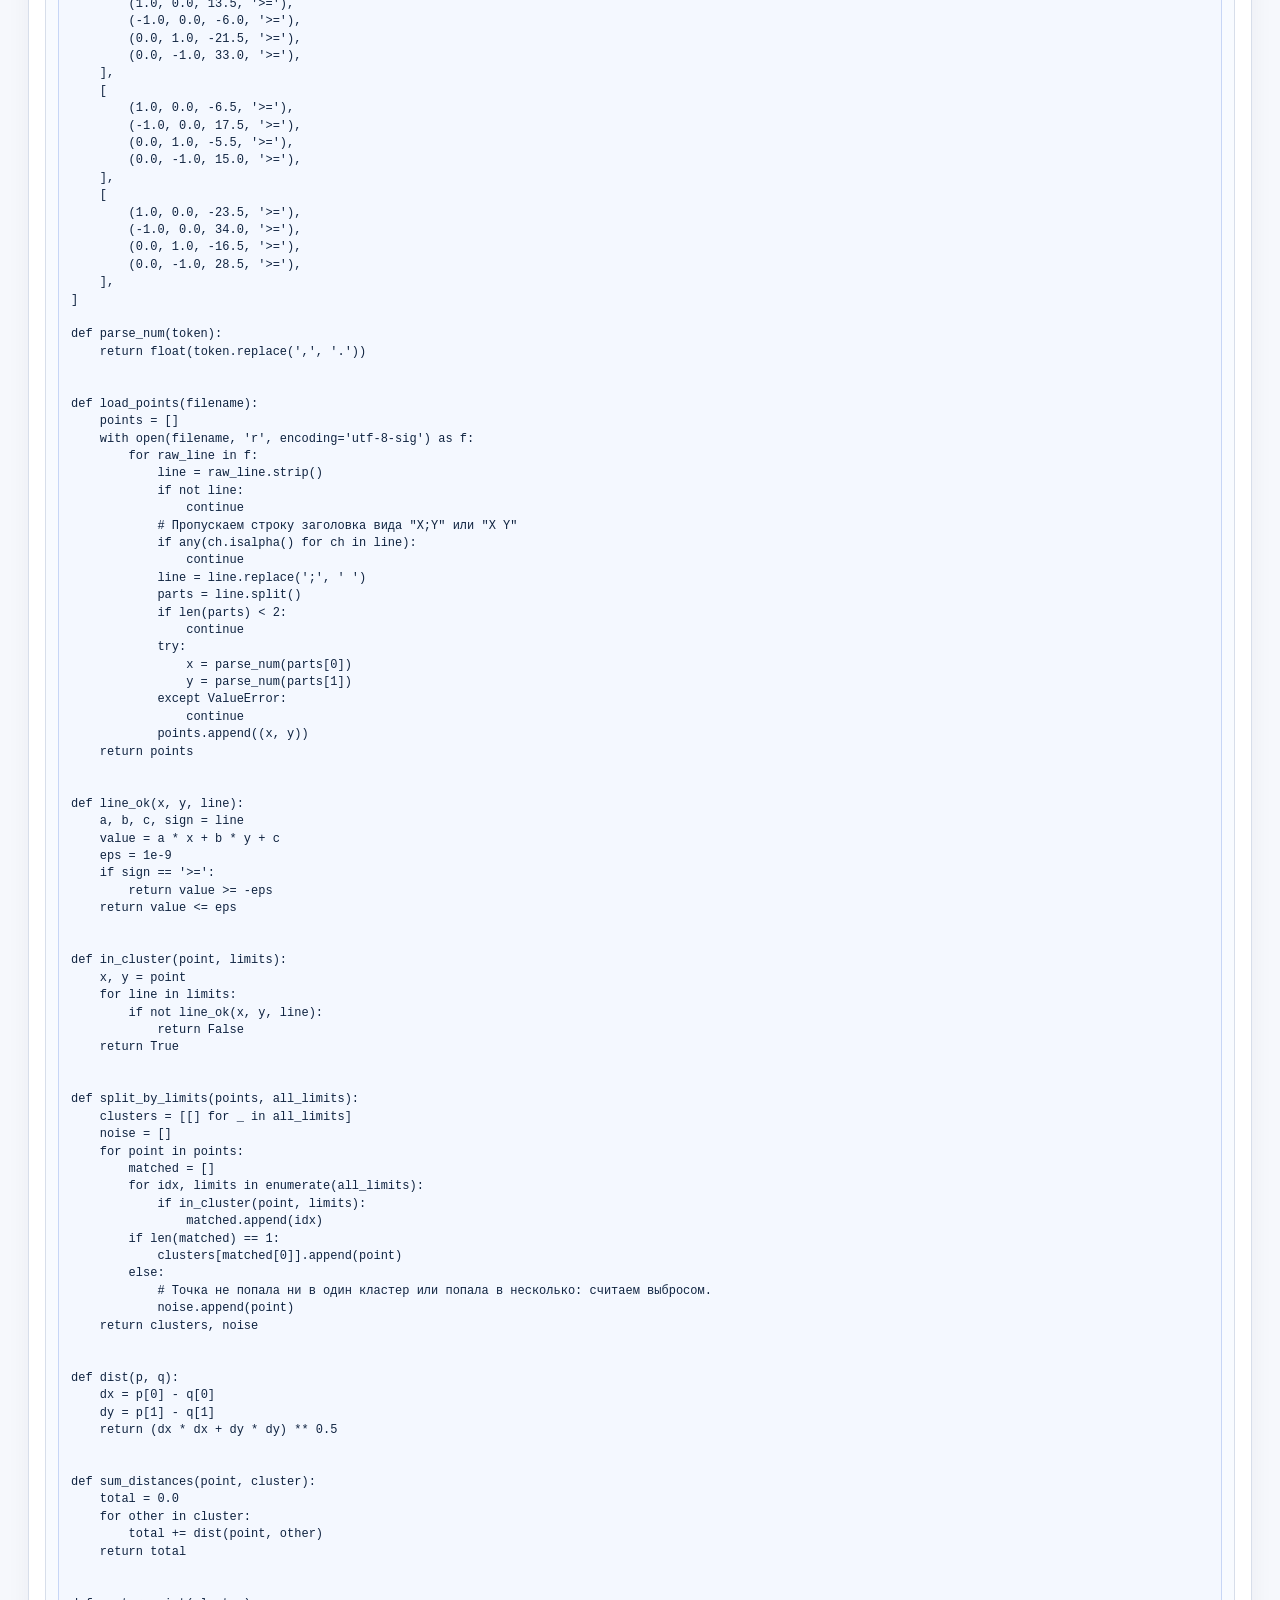
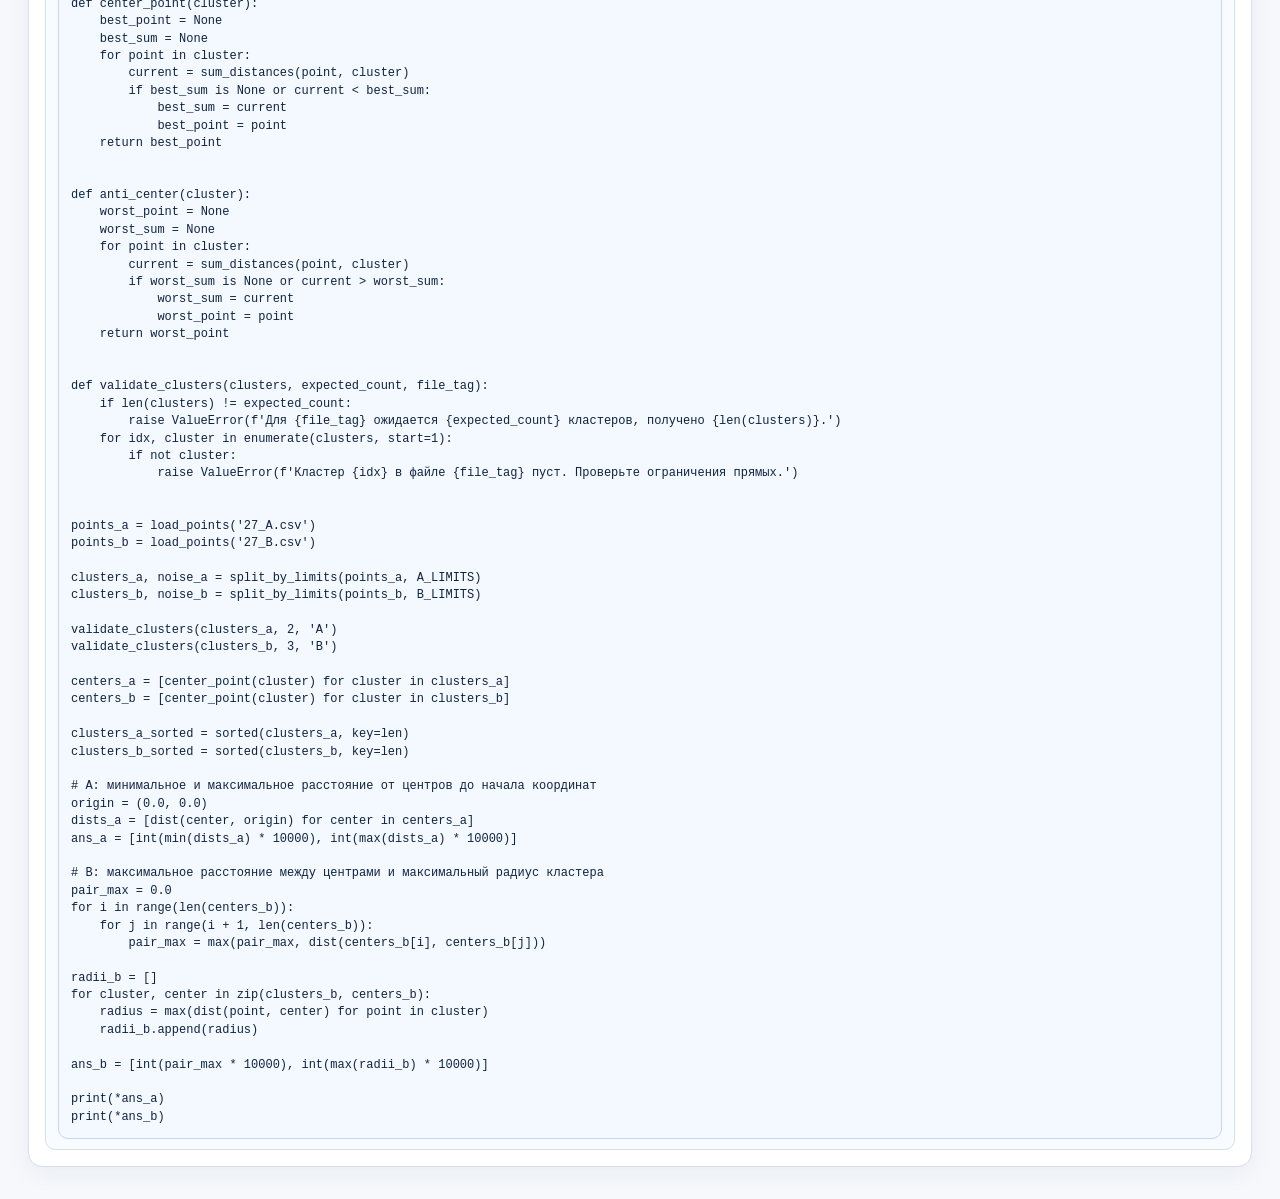
<file: task27/index.html>
<!doctype html>
<html lang="ru">
  <head>
    <meta charset="UTF-8" />
    <meta name="viewport" content="width=device-width, initial-scale=1.0" />
    <title>Генератор задания 27</title>
    <link rel="stylesheet" href="styles.css" />
  </head>
  <body>
    <main class="app">
      <header class="panel">
        <h1>Генератор задания 27 (анализ данных)</h1>
        <p>
          Статическая HTML+JS-страница генерирует условие, два файла данных
          (A/B), визуализации, ключ с разбором, а также анимацию DBSCAN для
          иллюстрации процесса кластеризации.
        </p>
      </header>

      <section class="panel controls">
        <label>
          Сюжет задачи
          <select id="scenarioSelect">
            <option value="random">Случайный</option>
            <option value="classic">Классическая задача о кластерах точек</option>
            <option value="radio_nested">Авторская: радиолюбитель и вложенные кластеры</option>
            <option value="signal_4d">Авторская: сигналы с 4 признаками</option>
          </select>
        </label>

        <label>
          Метрика расстояния
          <select id="metricSelect">
            <option value="random">Случайная</option>
            <option value="euclidean">Евклидова</option>
            <option value="manhattan">Манхеттенская</option>
            <option value="chebyshev">Чебышева</option>
          </select>
        </label>

        <label>
          Тип вопроса
          <select id="questionSelect">
            <option value="random">Случайный</option>
            <option value="classic_sum">Классика: суммы центров и антицентров</option>
            <option value="classic_mean">Классика: средние центров и разности</option>
            <option value="classic_extremes">Классика: экстремумы и радиусы</option>
            <option value="classic_anticenters">Классика: антицентры и расстояния</option>
            <option value="radio_nested_center">Радио: вложенный источник и его центр</option>
            <option value="radio_nested_radii">Радио: вложенная пара, радиусы и расстояние</option>
            <option value="signal_pair_centers">4D: средние центры и географические ориентиры</option>
            <option value="signal_geo_span">4D: расстояния между центрами и разброс признаков</option>
          </select>
        </label>

        <div class="fixed-info">
          Размер каждого варианта данных: <strong>10000 строк</strong>.
          Форматы: <strong>txt, csv, xlsx</strong>. Для 4D-сюжета используется
          матрица попарных диаграмм признаков.
        </div>

        <button id="generateBtn" type="button">Сгенерировать вариант 27</button>
      </section>

      <section class="panel">
        <h2>Теория и ориентиры</h2>
        <div id="theoryWrap" class="theory-wrap"></div>
      </section>

      <section class="panel">
        <h2>Условие</h2>
        <div class="badges">
          <p id="scenarioBadge" class="badge"></p>
          <p id="metricBadge" class="badge"></p>
          <p id="questionBadge" class="badge"></p>
          <p id="seedBadge" class="badge accent"></p>
        </div>
        <p id="formulaLine" class="formula"></p>
        <div id="taskText" class="task-text"></div>
      </section>

      <section class="layout">
        <div class="panel">
          <h2>Визуализация</h2>
          <div id="previewWrap" class="preview-wrap"></div>
        </div>

        <div class="panel side-stack">
          <section>
            <h2>Файлы задания</h2>
            <div id="filesWrap"></div>
          </section>
          <section>
            <h2>Параметры варианта</h2>
            <div id="metaWrap" class="meta-wrap"></div>
          </section>
        </div>
      </section>

      <section class="panel">
        <h2>Ключ</h2>
        <div id="solutionWrap" class="solution"></div>
      </section>
    </main>

    <script src="vendor/xlsx.full.min.js"></script>
    <script src="app.js"></script>
  </body>
</html>
</file>
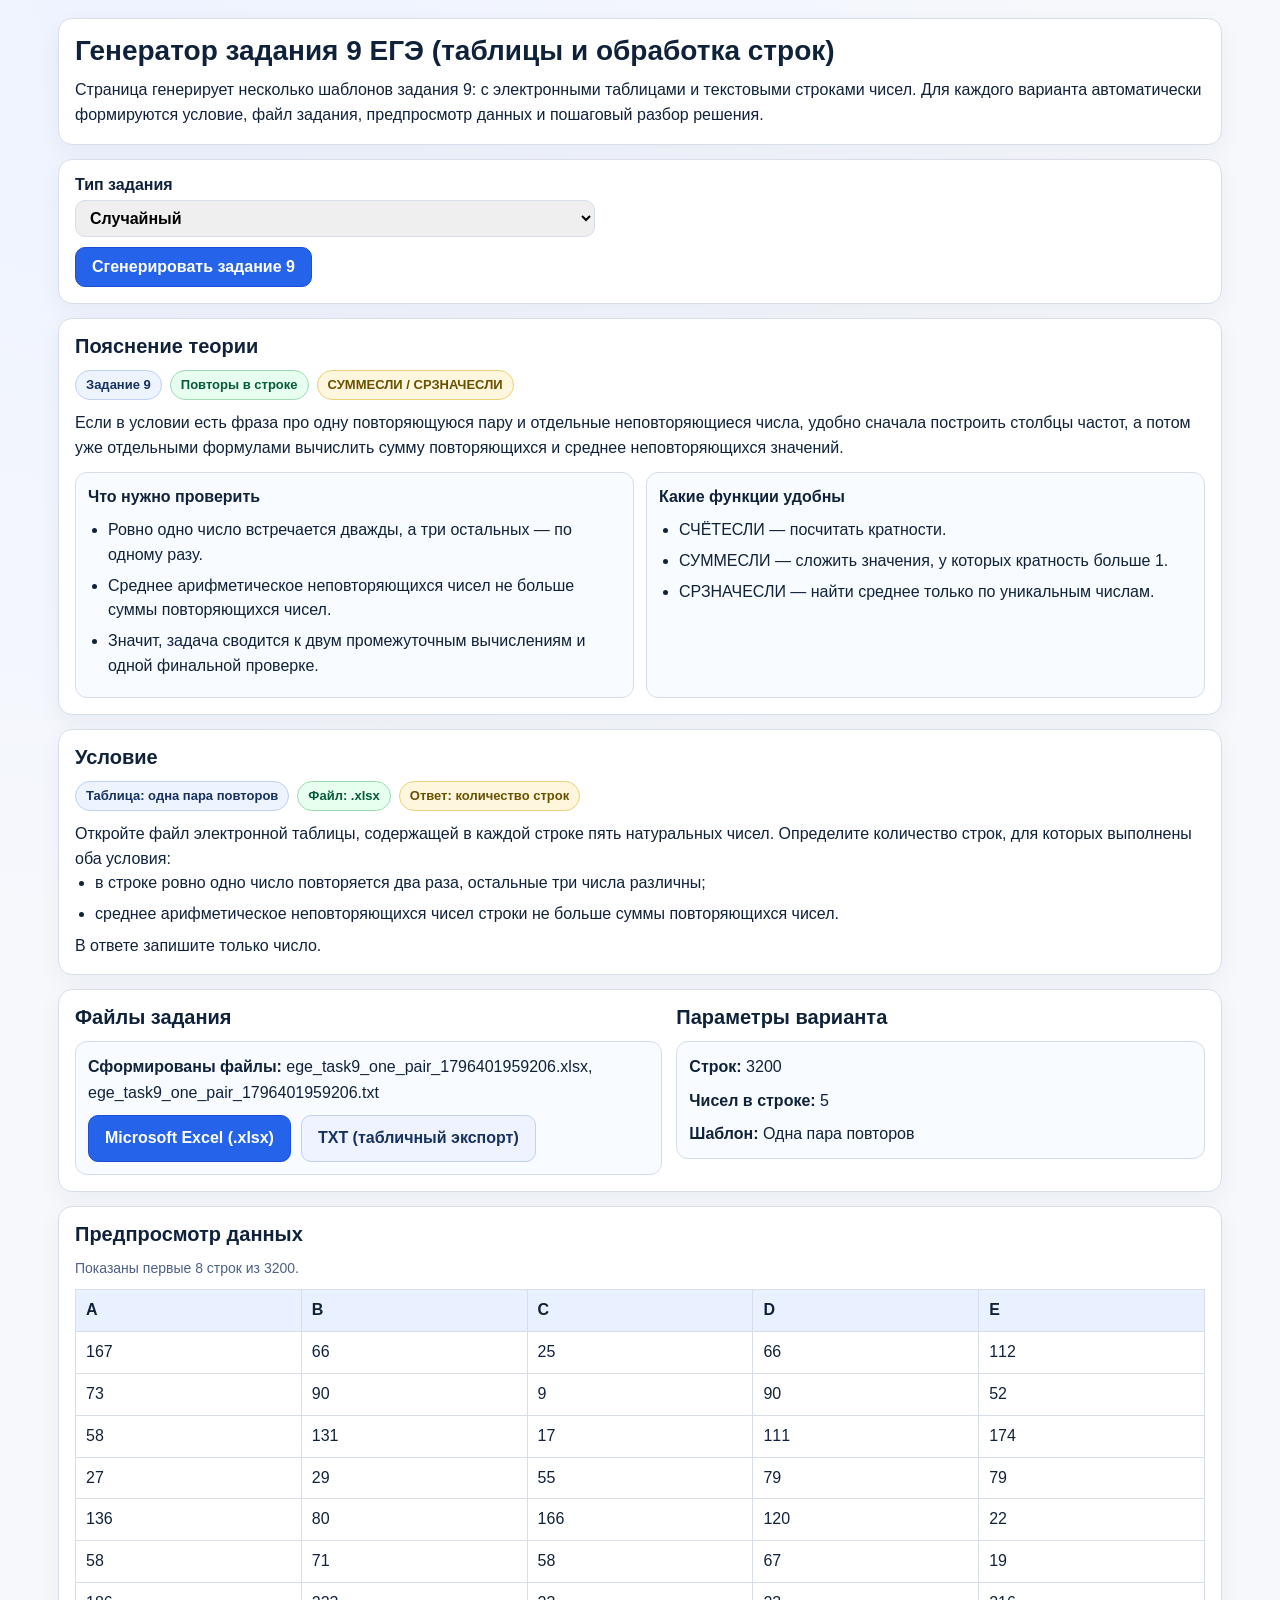
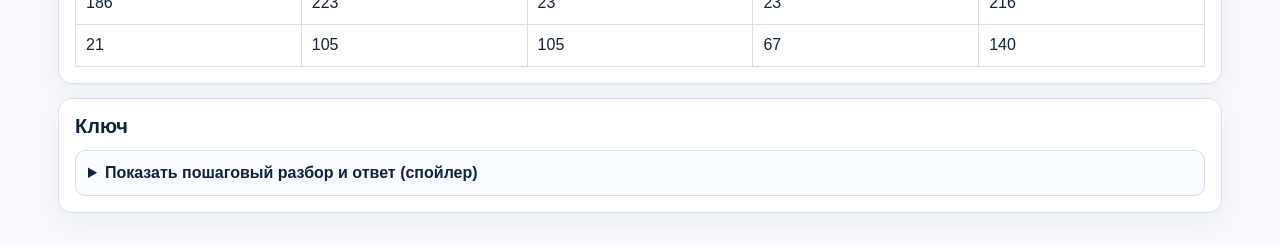
<file: task9/index.html>
<!doctype html>
<html lang="ru">
  <head>
    <meta charset="UTF-8" />
    <meta name="viewport" content="width=device-width, initial-scale=1.0" />
    <title>Генератор задания 9 ЕГЭ</title>
    <link rel="stylesheet" href="styles.css" />
  </head>
  <body>
    <main class="app">
      <header class="panel">
        <h1>Генератор задания 9 ЕГЭ (таблицы и обработка строк)</h1>
        <p>
          Страница генерирует несколько шаблонов задания 9: с электронными
          таблицами и текстовыми строками чисел. Для каждого варианта
          автоматически формируются условие, файл задания, предпросмотр данных и
          пошаговый разбор решения.
        </p>
      </header>

      <section class="panel controls">
        <label>
          Тип задания
          <select id="taskMode">
            <option value="random" selected>Случайный</option>
            <option value="spreadsheet_distinct_extremes">
              Таблица: все числа различны, сравнение экстремумов
            </option>
            <option value="spreadsheet_one_pair">
              Таблица: одна пара повторов
            </option>
            <option value="spreadsheet_three_pairs">
              Таблица: три пары повторов и одно уникальное число
            </option>
            <option value="spreadsheet_two_pairs">
              Таблица: две пары повторов и три уникальных числа
            </option>
            <option value="text_three_numbers">
              Текстовый файл: три числа в строке
            </option>
          </select>
        </label>

        <button id="generateBtn" type="button">Сгенерировать задание 9</button>
      </section>

      <section class="panel">
        <h2>Пояснение теории</h2>
        <div id="theoryWrap" class="theory-wrap"></div>
      </section>

      <section class="panel">
        <h2>Условие</h2>
        <div id="taskText" class="task-text"></div>
      </section>

      <section class="panel file-layout">
        <div>
          <h2>Файлы задания</h2>
          <div id="filesWrap" class="files-wrap"></div>
        </div>
        <div>
          <h2>Параметры варианта</h2>
          <div id="paramsWrap" class="params-wrap"></div>
        </div>
      </section>

      <section class="panel">
        <h2>Предпросмотр данных</h2>
        <div id="previewWrap" class="preview-wrap"></div>
      </section>

      <section class="panel">
        <h2>Ключ</h2>
        <div id="solutionWrap" class="solution"></div>
      </section>
    </main>

    <script src="vendor/xlsx.full.min.js"></script>
    <script src="app.js"></script>
  </body>
</html>
</file>
<file: styles.css>
:root {
  --bg: #f6f8fc;
  --panel: #ffffff;
  --line: #d7deea;
  --text: #10223a;
  --accent: #2563eb;
  --accent-soft: #e9f0ff;
}

* {
  box-sizing: border-box;
}

body {
  margin: 0;
  font-family: "Segoe UI", Tahoma, sans-serif;
  background: radial-gradient(circle at 10% 0%, #eef3ff 0%, var(--bg) 45%);
  color: var(--text);
}

.app {
  max-width: 1200px;
  margin: 0 auto;
  padding: 18px;
}

.panel {
  background: var(--panel);
  border: 1px solid var(--line);
  border-radius: 14px;
  padding: 16px;
  margin-bottom: 14px;
  box-shadow: 0 8px 24px rgba(16, 34, 58, 0.05);
}

h1,
h2 {
  margin-top: 0;
}

h1 {
  margin-bottom: 10px;
  font-size: 28px;
}

h2 {
  margin-bottom: 12px;
  font-size: 20px;
}

p {
  margin: 0;
  line-height: 1.5;
}

.controls {
  display: grid;
  gap: 10px;
}

label {
  display: flex;
  flex-direction: column;
  gap: 6px;
  font-weight: 600;
}

input[type="number"],
input[type="range"],
button {
  font: inherit;
}

input[type="number"] {
  width: 100%;
  max-width: 240px;
  padding: 8px 10px;
  border: 1px solid var(--line);
  border-radius: 10px;
}

input[type="range"] {
  max-width: 360px;
}

.checkbox-line {
  flex-direction: row;
  align-items: center;
  gap: 8px;
}

.weight-row {
  display: flex;
  gap: 12px;
  flex-wrap: wrap;
}

.weight-row label {
  min-width: 190px;
}

.weight-row.disabled {
  opacity: 0.6;
}

button {
  width: fit-content;
  padding: 10px 16px;
  border-radius: 10px;
  border: 1px solid #1d4ed8;
  background: var(--accent);
  color: #fff;
  font-weight: 700;
  cursor: pointer;
}

button:hover {
  filter: brightness(1.05);
}

.layout {
  display: grid;
  grid-template-columns: 1fr 1fr;
  gap: 14px;
}

.graph-wrap {
  overflow: auto;
  border: 1px solid var(--line);
  border-radius: 10px;
  background: linear-gradient(180deg, #f9fbff, #f4f8ff);
}

svg {
  display: block;
  min-width: 580px;
}

.table-wrap {
  overflow: auto;
}

table {
  border-collapse: collapse;
  min-width: 480px;
}

th,
td {
  border: 1px solid var(--line);
  padding: 8px 10px;
  text-align: center;
}

th {
  background: var(--accent-soft);
  font-weight: 700;
}

td.diagonal {
  color: #5e6b7c;
}

.solution {
  line-height: 1.45;
}

.solution details {
  border: 1px solid var(--line);
  border-radius: 10px;
  background: #f8fbff;
  padding: 10px 12px;
}

.solution summary {
  cursor: pointer;
  font-weight: 700;
}

.solution ol {
  margin: 10px 0 0 20px;
  padding: 0;
}

.solution li {
  margin-bottom: 6px;
}

.solution .final-answer {
  margin-top: 8px;
  font-weight: 700;
}

@media (max-width: 980px) {
  .layout {
    grid-template-columns: 1fr;
  }
}
</file>
<file: task12/styles.css>
:root {
  --bg: #f6f8fc;
  --panel: #ffffff;
  --line: #d7deea;
  --text: #10223a;
  --accent: #2563eb;
  --accent-soft: #e9f0ff;
  --ok-soft: #e7fbef;
  --warn-soft: #fff7dd;
}

* {
  box-sizing: border-box;
}

body {
  margin: 0;
  font-family: "Segoe UI", Tahoma, sans-serif;
  background: radial-gradient(circle at 10% 0%, #eef3ff 0%, var(--bg) 45%);
  color: var(--text);
}

.app {
  max-width: 1200px;
  margin: 0 auto;
  padding: 18px;
}

.panel {
  background: var(--panel);
  border: 1px solid var(--line);
  border-radius: 14px;
  padding: 16px;
  margin-bottom: 14px;
  box-shadow: 0 8px 24px rgba(16, 34, 58, 0.05);
}

h1,
h2,
h3 {
  margin-top: 0;
}

h1 {
  margin-bottom: 10px;
  font-size: 28px;
}

h2 {
  margin-bottom: 12px;
  font-size: 20px;
}

h3 {
  margin-bottom: 8px;
  font-size: 16px;
}

p {
  margin: 0;
  line-height: 1.58;
}

.controls {
  display: grid;
  gap: 10px;
}

label {
  display: flex;
  flex-direction: column;
  gap: 6px;
  font-weight: 600;
}

select,
button {
  font: inherit;
}

select {
  width: 100%;
  max-width: 420px;
  padding: 8px 10px;
  border: 1px solid var(--line);
  border-radius: 10px;
}

button {
  width: fit-content;
  padding: 10px 16px;
  border-radius: 10px;
  border: 1px solid #1d4ed8;
  background: var(--accent);
  color: #fff;
  font-weight: 700;
  cursor: pointer;
}

button:hover {
  filter: brightness(1.05);
}

.chips {
  display: flex;
  flex-wrap: wrap;
  gap: 8px;
  margin-bottom: 10px;
}

.chip {
  display: inline-flex;
  align-items: center;
  border: 1px solid #bfd0f5;
  background: #edf3ff;
  color: #17325f;
  border-radius: 999px;
  padding: 4px 10px;
  font-size: 13px;
  font-weight: 700;
}

.chip.alt {
  border-color: #9fdab5;
  background: var(--ok-soft);
  color: #085b39;
}

.chip.warn {
  border-color: #ead07a;
  background: var(--warn-soft);
  color: #6a5100;
}

.task-text,
.program-wrap,
.solution,
.theory-wrap {
  line-height: 1.55;
}

.task-text p + p,
.theory-wrap p + p,
.program-wrap p + p {
  margin-top: 10px;
}

.theory-grid {
  display: grid;
  grid-template-columns: repeat(2, minmax(0, 1fr));
  gap: 12px;
  margin-top: 12px;
}

.theory-card {
  border: 1px solid var(--line);
  border-radius: 12px;
  background: #f8fbff;
  padding: 12px;
}

.theory-card p {
  margin-bottom: 8px;
}

.theory-card p:last-child {
  margin-bottom: 0;
}

.bullet-list {
  margin: 0;
  padding-left: 20px;
}

.bullet-list li {
  margin-bottom: 6px;
}

.bullet-list li:last-child {
  margin-bottom: 0;
}

.note-box,
.answer-box {
  margin-top: 10px;
  border-radius: 10px;
  padding: 10px 12px;
  border: 1px solid #bfd0f5;
  background: #edf3ff;
}

.answer-box {
  border-color: #9fdab5;
  background: var(--ok-soft);
  font-weight: 700;
}

.program-table-wrap,
.solution-table-wrap {
  overflow: auto;
  margin-top: 10px;
}

table {
  border-collapse: collapse;
  width: 100%;
}

th,
td {
  border: 1px solid var(--line);
  padding: 8px 10px;
  text-align: left;
  vertical-align: top;
}

th {
  background: var(--accent-soft);
  font-weight: 700;
}

.compact-table {
  min-width: 420px;
}

.transition-table {
  min-width: 560px;
}

.command-table {
  min-width: 420px;
}

.program-caption,
.small-muted {
  color: #4d6185;
  font-size: 14px;
}

.program-caption {
  margin-bottom: 8px;
}

.small-muted {
  margin-top: 8px;
}

code {
  font-family: "Consolas", "DejaVu Sans Mono", monospace;
  background: #eef3ff;
  border-radius: 6px;
  padding: 1px 6px;
}

.solution details {
  border: 1px solid var(--line);
  border-radius: 10px;
  background: #f8fbff;
  padding: 10px 12px;
}

.solution summary {
  cursor: pointer;
  font-weight: 700;
}

.solution ol {
  margin: 10px 0 0 20px;
  padding: 0;
}

.solution li {
  margin-bottom: 8px;
}

.python-wrap {
  margin-top: 10px;
  border: 1px solid var(--line);
  border-radius: 10px;
  background: #f8fbff;
  overflow: auto;
}

pre {
  margin: 0;
  padding: 12px;
  font-family: "Consolas", "DejaVu Sans Mono", monospace;
  font-size: 12px;
  line-height: 1.45;
}

.formula-line {
  margin-top: 8px;
  font-weight: 600;
}

@media (max-width: 860px) {
  .theory-grid {
    grid-template-columns: 1fr;
  }
}
</file>
<file: task19-21/styles.css>
:root {
  --bg: #f6f8fc;
  --panel: #ffffff;
  --line: #d7deea;
  --text: #10223a;
  --accent: #2563eb;
  --accent-soft: #e9f0ff;
  --ok-soft: #e7fbef;
  --warn-soft: #fff7dd;
  --rose-soft: #fff0f4;
}

* {
  box-sizing: border-box;
}

body {
  margin: 0;
  font-family: "Segoe UI", Tahoma, sans-serif;
  background: radial-gradient(circle at 10% 0%, #eef3ff 0%, var(--bg) 45%);
  color: var(--text);
}

.app {
  max-width: 1200px;
  margin: 0 auto;
  padding: 18px;
}

.panel {
  background: var(--panel);
  border: 1px solid var(--line);
  border-radius: 14px;
  padding: 16px;
  margin-bottom: 14px;
  box-shadow: 0 8px 24px rgba(16, 34, 58, 0.05);
}

h1,
h2,
h3 {
  margin-top: 0;
}

h1 {
  margin-bottom: 10px;
  font-size: 28px;
}

h2 {
  margin-bottom: 12px;
  font-size: 20px;
}

h3 {
  margin-bottom: 8px;
  font-size: 16px;
}

p {
  margin: 0;
  line-height: 1.58;
}

.controls {
  display: grid;
  gap: 10px;
}

label {
  display: flex;
  flex-direction: column;
  gap: 6px;
  font-weight: 600;
}

select,
button {
  font: inherit;
}

select {
  width: 100%;
  max-width: 420px;
  padding: 8px 10px;
  border: 1px solid var(--line);
  border-radius: 10px;
}

button {
  width: fit-content;
  padding: 10px 16px;
  border-radius: 10px;
  border: 1px solid #1d4ed8;
  background: var(--accent);
  color: #fff;
  font-weight: 700;
  cursor: pointer;
}

button:hover {
  filter: brightness(1.05);
}

.chips {
  display: flex;
  flex-wrap: wrap;
  gap: 8px;
  margin-bottom: 10px;
}

.chip {
  display: inline-flex;
  align-items: center;
  border: 1px solid #bfd0f5;
  background: #edf3ff;
  color: #17325f;
  border-radius: 999px;
  padding: 4px 10px;
  font-size: 13px;
  font-weight: 700;
}

.chip.alt {
  border-color: #9fdab5;
  background: var(--ok-soft);
  color: #085b39;
}

.chip.warn {
  border-color: #ead07a;
  background: var(--warn-soft);
  color: #6a5100;
}

.chip.rose {
  border-color: #efb5c9;
  background: var(--rose-soft);
  color: #7b2342;
}

.task-text,
.solution,
.theory-wrap,
.question-wrap,
.status-wrap,
.task-meta {
  line-height: 1.55;
}

.task-text p + p,
.theory-wrap p + p,
.task-meta p + p {
  margin-top: 10px;
}

.theory-grid,
.status-grid {
  display: grid;
  grid-template-columns: repeat(2, minmax(0, 1fr));
  gap: 12px;
  margin-top: 12px;
}

.theory-card,
.status-card,
.note-box,
.answer-box,
.python-box {
  border: 1px solid var(--line);
  border-radius: 12px;
  padding: 12px;
  background: #f8fbff;
}

.status-card strong,
.theory-card strong {
  color: #17325f;
}

.theory-card p,
.status-card p {
  margin-bottom: 8px;
}

.theory-card p:last-child,
.status-card p:last-child {
  margin-bottom: 0;
}

.question-list,
.solution-list,
.inline-list {
  margin: 0;
  padding-left: 22px;
}

.question-list li,
.solution-list li,
.inline-list li {
  margin-bottom: 8px;
}

.question-list li:last-child,
.solution-list li:last-child,
.inline-list li:last-child {
  margin-bottom: 0;
}

.muted {
  color: #516785;
  font-size: 14px;
}

.note-box {
  background: #edf3ff;
  border-color: #bfd0f5;
}

.answer-box {
  background: var(--ok-soft);
  border-color: #9fdab5;
  font-weight: 700;
}

.python-box {
  margin-top: 10px;
}

.summary-row {
  display: grid;
  grid-template-columns: 120px 1fr;
  gap: 10px;
  padding: 8px 0;
  border-bottom: 1px solid #e5ebf5;
}

.summary-row:last-child {
  border-bottom: none;
  padding-bottom: 0;
}

.summary-row strong {
  color: #17325f;
}

code,
pre {
  font-family: "Consolas", "DejaVu Sans Mono", monospace;
}

code {
  background: #eef3ff;
  border-radius: 6px;
  padding: 1px 6px;
}

pre {
  margin: 0;
  white-space: pre-wrap;
  word-break: break-word;
  line-height: 1.5;
}

details {
  border: 1px solid var(--line);
  border-radius: 10px;
  background: #f8fbff;
  padding: 10px 12px;
}

summary {
  cursor: pointer;
  font-weight: 700;
}

details[open] summary {
  margin-bottom: 12px;
}

@media (max-width: 820px) {
  .theory-grid,
  .status-grid,
  .summary-row {
    grid-template-columns: 1fr;
  }

  .summary-row {
    gap: 4px;
  }
}
</file>
<file: task23/styles.css>
:root {
  --bg: #f6f8fc;
  --panel: #ffffff;
  --line: #d7deea;
  --text: #10223a;
  --muted: #536883;
  --accent: #2563eb;
  --accent-soft: #e9f0ff;
  --ok: #16784a;
  --ok-soft: #e8f8ef;
  --warn-soft: #fff6d9;
}

* {
  box-sizing: border-box;
}

[hidden] {
  display: none !important;
}

body {
  margin: 0;
  font-family: "Segoe UI", Tahoma, sans-serif;
  background: radial-gradient(circle at 10% 0%, #eef3ff 0%, var(--bg) 45%);
  color: var(--text);
}

.app {
  max-width: 1240px;
  margin: 0 auto;
  padding: 18px;
}

.panel {
  margin-bottom: 14px;
  padding: 16px;
  border: 1px solid var(--line);
  border-radius: 14px;
  background: var(--panel);
  box-shadow: 0 8px 24px rgba(16, 34, 58, 0.05);
}

h1,
h2,
h3 {
  margin-top: 0;
}

h1 {
  margin-bottom: 10px;
  font-size: 29px;
}

h2 {
  margin-bottom: 12px;
  font-size: 21px;
}

h3 {
  margin-bottom: 8px;
  font-size: 16px;
}

p {
  margin: 0;
  line-height: 1.58;
}

.controls {
  display: grid;
  grid-template-columns: repeat(2, minmax(240px, 1fr));
  gap: 12px 18px;
}

label {
  display: flex;
  flex-direction: column;
  gap: 6px;
  font-weight: 650;
}

select,
input,
button,
.download-link {
  font: inherit;
}

select,
input[type="number"] {
  width: 100%;
  max-width: 440px;
  padding: 9px 10px;
  border: 1px solid var(--line);
  border-radius: 10px;
  background: #fff;
}

input[type="range"] {
  width: 100%;
  max-width: 440px;
}

button,
.download-link {
  display: inline-flex;
  width: fit-content;
  align-items: center;
  justify-content: center;
  padding: 10px 16px;
  border: 1px solid #1d4ed8;
  border-radius: 10px;
  background: var(--accent);
  color: #fff;
  font-weight: 700;
  text-decoration: none;
  cursor: pointer;
}

button:hover,
.download-link:hover {
  filter: brightness(1.05);
}

button:disabled {
  opacity: 0.7;
  cursor: wait;
}

.control-actions {
  grid-column: 1 / -1;
  display: flex;
  flex-wrap: wrap;
  gap: 10px;
}

.button-secondary {
  border-color: #9fb0c8;
  background: #f5f8fd;
  color: #17325f;
}

.button-secondary:hover {
  background: #eaf1ff;
  filter: none;
}

.theory-wrap,
.task-text,
.files-wrap,
.params-wrap,
.solution,
.preview-wrap {
  line-height: 1.55;
}

.chips {
  display: flex;
  flex-wrap: wrap;
  gap: 8px;
  margin-bottom: 12px;
}

.theory-alert {
  margin-bottom: 14px;
  padding: 11px 13px;
  border: 1px solid #e5bd52;
  border-left: 5px solid #d49300;
  border-radius: 10px;
  background: #fff8dc;
  color: #5c4300;
}

.chip {
  display: inline-flex;
  padding: 4px 10px;
  border: 1px solid #bfd0f5;
  border-radius: 999px;
  background: var(--accent-soft);
  color: #17325f;
  font-size: 13px;
  font-weight: 700;
}

.chip.ok {
  border-color: #9ed8b7;
  background: var(--ok-soft);
  color: #0d643d;
}

.chip.warn {
  border-color: #e7cf7f;
  background: var(--warn-soft);
  color: #6a5100;
}

.theory-grid {
  display: grid;
  grid-template-columns: repeat(2, minmax(0, 1fr));
  gap: 12px;
}

.theory-card,
.files-box,
.params-box,
.note-box,
.answer-box,
.path-box {
  padding: 12px;
  border: 1px solid var(--line);
  border-radius: 12px;
  background: #f8fbff;
}

.theory-card ul,
.theory-card ol {
  margin: 8px 0 0;
  padding-left: 20px;
}

.theory-card li {
  margin-bottom: 6px;
}

.file-layout {
  display: grid;
  grid-template-columns: 1fr 0.9fr;
  gap: 14px;
}

.params-box p + p,
.task-text p + p {
  margin-top: 8px;
}

.files-box .download-link {
  margin-top: 10px;
}

.section-note {
  margin: -4px 0 10px;
  color: var(--muted);
  font-size: 14px;
}

.graph-wrap {
  overflow: auto;
  border: 1px solid var(--line);
  border-radius: 12px;
  background:
    linear-gradient(rgba(37, 99, 235, 0.035) 1px, transparent 1px),
    linear-gradient(90deg, rgba(37, 99, 235, 0.035) 1px, transparent 1px),
    #fbfcff;
  background-size: 24px 24px;
}

.graph-wrap svg {
  display: block;
  min-width: 760px;
  width: 100%;
  height: auto;
}

.table-wrap {
  overflow: auto;
}

table {
  width: 100%;
  min-width: 520px;
  border-collapse: collapse;
}

th,
td {
  padding: 8px 10px;
  border: 1px solid var(--line);
  text-align: left;
  vertical-align: top;
}

th {
  background: var(--accent-soft);
  font-weight: 700;
}

.preview-meta {
  margin-bottom: 10px;
  color: var(--muted);
  font-size: 14px;
}

.solution details {
  padding: 10px 12px;
  border: 1px solid var(--line);
  border-radius: 10px;
  background: #f8fbff;
}

.solution summary {
  cursor: pointer;
  font-weight: 700;
}

.solution ol {
  margin: 12px 0 0 20px;
  padding: 0;
}

.solution li {
  margin-bottom: 8px;
}

.path-grid {
  display: grid;
  grid-template-columns: repeat(2, minmax(0, 1fr));
  gap: 10px;
  margin-top: 10px;
}

.path-box strong {
  display: block;
  margin-bottom: 5px;
}

.answer-box {
  margin-top: 10px;
  border-color: #9ed8b7;
  background: var(--ok-soft);
  font-weight: 700;
}

.code-title {
  margin: 14px 0 7px;
  font-weight: 700;
}

.python-wrap {
  overflow: auto;
  border: 1px solid #c7d6f6;
  border-radius: 10px;
  background: #f3f7ff;
}

.python-wrap code {
  display: block;
  padding: 0;
  background: transparent;
}

.py-keyword {
  color: #1d4ed8;
  font-weight: 750;
}

.py-builtin {
  color: #08717f;
  font-weight: 700;
}

.py-string {
  color: #a13d10;
}

.py-number {
  color: #a51f55;
}

.py-comment {
  color: #16784a;
  font-style: italic;
}

pre {
  margin: 0;
  padding: 12px;
  font-family: "Consolas", "DejaVu Sans Mono", monospace;
  font-size: 12px;
  line-height: 1.5;
  white-space: pre;
}

code {
  padding: 1px 5px;
  border-radius: 5px;
  background: #eaf1ff;
  font-family: "Consolas", "DejaVu Sans Mono", monospace;
}

.print-dialog {
  width: min(560px, calc(100% - 28px));
  padding: 0;
  border: 1px solid var(--line);
  border-radius: 16px;
  background: var(--panel);
  color: var(--text);
  box-shadow: 0 24px 70px rgba(16, 34, 58, 0.24);
}

.print-dialog::backdrop {
  background: rgba(16, 34, 58, 0.46);
  backdrop-filter: blur(3px);
}

.print-form {
  display: grid;
  gap: 16px;
  padding: 20px;
}

.dialog-heading {
  display: flex;
  align-items: flex-start;
  justify-content: space-between;
  gap: 18px;
}

.dialog-heading h2 {
  margin-bottom: 5px;
}

.dialog-heading p,
.dialog-note {
  color: var(--muted);
  font-size: 14px;
}

.dialog-close {
  flex: 0 0 auto;
  width: 36px;
  height: 36px;
  padding: 0 0 3px;
  border-color: transparent;
  background: transparent;
  color: #445b78;
  font-size: 28px;
  line-height: 1;
}

.dialog-close:hover {
  background: #edf2fa;
  filter: none;
}

.print-status {
  min-height: 0;
  border-radius: 10px;
  color: #294665;
}

.print-status:not(:empty) {
  padding: 10px 12px;
  border: 1px solid #cbd8ec;
  background: #f5f8fd;
}

.print-download {
  margin-top: -4px;
}

.dialog-actions {
  display: flex;
  justify-content: flex-end;
  gap: 10px;
  padding-top: 2px;
}

@media (max-width: 860px) {
  .controls,
  .theory-grid,
  .file-layout,
  .path-grid {
    grid-template-columns: 1fr;
  }

  .control-actions,
  .dialog-actions {
    align-items: stretch;
  }

  .control-actions button,
  .dialog-actions button {
    flex: 1;
  }

  h1 {
    font-size: 25px;
  }
}
</file>
<file: task25/styles.css>
:root {
  --bg: #f6f8fc;
  --panel: #ffffff;
  --line: #d7deea;
  --text: #10223a;
  --accent: #2563eb;
  --accent-soft: #e9f0ff;
  --ok-soft: #e6ffef;
  --warn-soft: #fff6df;
}

* {
  box-sizing: border-box;
}

body {
  margin: 0;
  font-family: "Segoe UI", Tahoma, sans-serif;
  background: radial-gradient(circle at 10% 0%, #eef3ff 0%, var(--bg) 45%);
  color: var(--text);
}

.app {
  max-width: 1200px;
  margin: 0 auto;
  padding: 18px;
}

.panel {
  background: var(--panel);
  border: 1px solid var(--line);
  border-radius: 14px;
  padding: 16px;
  margin-bottom: 14px;
  box-shadow: 0 8px 24px rgba(16, 34, 58, 0.05);
}

h1,
h2,
h3 {
  margin-top: 0;
}

h1 {
  margin-bottom: 10px;
  font-size: 28px;
}

h2 {
  margin-bottom: 12px;
  font-size: 20px;
}

h3 {
  margin-bottom: 8px;
  font-size: 16px;
}

p {
  margin: 0;
  line-height: 1.5;
}

.controls {
  display: grid;
  gap: 10px;
}

label {
  display: flex;
  flex-direction: column;
  gap: 6px;
  font-weight: 600;
}

select,
button {
  font: inherit;
}

select {
  width: 100%;
  max-width: 460px;
  padding: 8px 10px;
  border: 1px solid var(--line);
  border-radius: 10px;
}

button {
  width: fit-content;
  padding: 10px 16px;
  border-radius: 10px;
  border: 1px solid #1d4ed8;
  background: var(--accent);
  color: #fff;
  font-weight: 700;
  cursor: pointer;
}

button:hover {
  filter: brightness(1.05);
}

.chips {
  display: flex;
  flex-wrap: wrap;
  gap: 8px;
  margin-bottom: 10px;
}

.chip {
  display: inline-flex;
  align-items: center;
  border: 1px solid #bfd0f5;
  background: #edf3ff;
  color: #17325f;
  border-radius: 999px;
  padding: 4px 10px;
  font-size: 13px;
  font-weight: 700;
}

.chip.alt {
  border-color: #9fdab5;
  background: var(--ok-soft);
  color: #085b39;
}

.chip.warn {
  border-color: #e8ca7d;
  background: var(--warn-soft);
  color: #6b4b00;
}

.task-text {
  line-height: 1.55;
}

.task-text p {
  margin-bottom: 8px;
}

.theory-grid {
  display: grid;
  grid-template-columns: repeat(2, minmax(260px, 1fr));
  gap: 10px;
  margin-top: 10px;
}

.theory-card {
  border: 1px solid var(--line);
  border-radius: 10px;
  background: #f8fbff;
  padding: 10px 12px;
}

.theory-card p {
  font-size: 14px;
}

.solution details {
  border: 1px solid var(--line);
  border-radius: 10px;
  background: #f8fbff;
  padding: 10px 12px;
}

.solution summary {
  cursor: pointer;
  font-weight: 700;
}

.solution ol {
  margin: 10px 0 0 20px;
  padding: 0;
}

.solution li {
  margin-bottom: 7px;
}

.table-wrap {
  margin-top: 10px;
  overflow: auto;
}

table {
  border-collapse: collapse;
  width: 100%;
  min-width: 460px;
}

th,
td {
  border: 1px solid var(--line);
  padding: 8px 10px;
  text-align: left;
  vertical-align: top;
}

th {
  background: var(--accent-soft);
  font-weight: 700;
}

code {
  font-family: "Consolas", "DejaVu Sans Mono", monospace;
  background: #eef3ff;
  border-radius: 6px;
  padding: 1px 6px;
}

.python-wrap {
  margin-top: 10px;
  border: 1px solid var(--line);
  border-radius: 10px;
  background: #f8fbff;
  overflow: auto;
}

pre {
  margin: 0;
  padding: 12px;
  font-family: "Consolas", "DejaVu Sans Mono", monospace;
  font-size: 12px;
  line-height: 1.45;
}

.final-answer {
  margin-top: 10px;
  padding: 10px;
  border: 1px solid #9fdab5;
  border-radius: 10px;
  background: var(--ok-soft);
  font-weight: 700;
}

@media (max-width: 920px) {
  .theory-grid {
    grid-template-columns: 1fr;
  }
}
</file>
<file: task26/styles.css>
:root {
  --bg: #f6f8fc;
  --panel: #ffffff;
  --line: #d7deea;
  --text: #10223a;
  --accent: #2563eb;
  --accent-soft: #e9f0ff;
  --ok-soft: #e6ffef;
  --warn-soft: #fff7dd;
}

* {
  box-sizing: border-box;
}

body {
  margin: 0;
  font-family: "Segoe UI", Tahoma, sans-serif;
  background: radial-gradient(circle at 10% 0%, #eef3ff 0%, var(--bg) 45%);
  color: var(--text);
}

.app {
  max-width: 1200px;
  margin: 0 auto;
  padding: 18px;
}

.panel {
  background: var(--panel);
  border: 1px solid var(--line);
  border-radius: 14px;
  padding: 16px;
  margin-bottom: 14px;
  box-shadow: 0 8px 24px rgba(16, 34, 58, 0.05);
}

h1,
h2,
h3 {
  margin-top: 0;
}

h1 {
  margin-bottom: 10px;
  font-size: 28px;
}

h2 {
  margin-bottom: 12px;
  font-size: 20px;
}

h3 {
  margin-bottom: 8px;
  font-size: 16px;
}

p {
  margin: 0;
  line-height: 1.58;
}

.controls {
  display: grid;
  gap: 10px;
}

label {
  display: flex;
  flex-direction: column;
  gap: 6px;
  font-weight: 600;
}

select,
button,
.download-link {
  font: inherit;
}

select {
  width: 100%;
  max-width: 520px;
  padding: 8px 10px;
  border: 1px solid var(--line);
  border-radius: 10px;
}

button,
.download-link {
  width: fit-content;
  padding: 10px 16px;
  border-radius: 10px;
  border: 1px solid #1d4ed8;
  background: var(--accent);
  color: #fff;
  font-weight: 700;
  cursor: pointer;
  text-decoration: none;
  display: inline-flex;
  align-items: center;
  justify-content: center;
}

button:hover,
.download-link:hover {
  filter: brightness(1.05);
}

.download-link.alt {
  background: #0f8f52;
  border-color: #0d7a46;
}

.download-link.neutral {
  background: #eef3ff;
  border-color: #bfd0f5;
  color: #17325f;
}

.chips {
  display: flex;
  flex-wrap: wrap;
  gap: 8px;
  margin-bottom: 10px;
}

.chip {
  display: inline-flex;
  align-items: center;
  border: 1px solid #bfd0f5;
  background: #edf3ff;
  color: #17325f;
  border-radius: 999px;
  padding: 4px 10px;
  font-size: 13px;
  font-weight: 700;
}

.chip.alt {
  border-color: #9fdab5;
  background: var(--ok-soft);
  color: #085b39;
}

.chip.warn {
  border-color: #ead07a;
  background: var(--warn-soft);
  color: #6a5100;
}

.task-text,
.theory-wrap,
.solution,
.preview-wrap,
.files-wrap,
.params-wrap {
  line-height: 1.55;
}

.task-text p + p,
.theory-wrap p + p {
  margin-top: 10px;
}

.theory-grid {
  display: grid;
  grid-template-columns: repeat(2, minmax(0, 1fr));
  gap: 12px;
  margin-top: 12px;
}

.theory-card,
.params-box,
.files-box,
.note-box,
.answer-box {
  border: 1px solid var(--line);
  border-radius: 12px;
  background: #f8fbff;
  padding: 12px;
}

.answer-box {
  border-color: #9fdab5;
  background: var(--ok-soft);
  font-weight: 700;
}

.file-layout {
  display: grid;
  grid-template-columns: 1fr 0.9fr;
  gap: 14px;
}

.file-buttons {
  display: flex;
  flex-wrap: wrap;
  gap: 10px;
  margin-top: 10px;
}

.params-box p,
.files-box p,
.theory-card p {
  margin-bottom: 8px;
}

.params-box p:last-child,
.files-box p:last-child,
.theory-card p:last-child {
  margin-bottom: 0;
}

.table-wrap {
  overflow: auto;
}

table {
  border-collapse: collapse;
  width: 100%;
  min-width: 420px;
}

th,
td {
  border: 1px solid var(--line);
  padding: 8px 10px;
  text-align: left;
  vertical-align: top;
}

th {
  background: var(--accent-soft);
  font-weight: 700;
}

.compact-table {
  min-width: 460px;
}

.preview-meta {
  margin-bottom: 10px;
  color: #4d6185;
  font-size: 14px;
}

.bullet-list {
  margin: 0;
  padding-left: 20px;
}

.bullet-list li {
  margin-bottom: 6px;
}

.solution details {
  border: 1px solid var(--line);
  border-radius: 10px;
  background: #f8fbff;
  padding: 10px 12px;
}

.solution summary {
  cursor: pointer;
  font-weight: 700;
}

.solution ol {
  margin: 10px 0 0 20px;
  padding: 0;
}

.solution li {
  margin-bottom: 8px;
}

.formula-box,
.python-wrap {
  margin-top: 10px;
  border: 1px solid #bfd0f5;
  border-radius: 10px;
  background: #edf3ff;
  overflow: auto;
}

.python-wrap {
  background: #f8fbff;
  border-color: var(--line);
}

pre {
  margin: 0;
  padding: 12px;
  font-family: "Consolas", "DejaVu Sans Mono", monospace;
  font-size: 12px;
  line-height: 1.45;
}

code {
  font-family: "Consolas", "DejaVu Sans Mono", monospace;
  background: #eef3ff;
  border-radius: 6px;
  padding: 1px 6px;
}

@media (max-width: 900px) {
  .theory-grid,
  .file-layout {
    grid-template-columns: 1fr;
  }
}
</file>
<file: task27/styles.css>
:root {
  --bg: #f6f8fc;
  --panel: #ffffff;
  --line: #d7deea;
  --text: #10223a;
  --accent: #2563eb;
  --accent-soft: #e9f0ff;
  --ok-soft: #e7fbef;
  --warn-soft: #fff7dd;
}

* { box-sizing: border-box; }

body {
  margin: 0;
  font-family: "Segoe UI", Tahoma, sans-serif;
  background: radial-gradient(circle at 10% 0%, #eef3ff 0%, var(--bg) 45%);
  color: var(--text);
}

.app {
  max-width: 1260px;
  margin: 0 auto;
  padding: 18px;
}

.panel {
  background: var(--panel);
  border: 1px solid var(--line);
  border-radius: 14px;
  padding: 16px;
  margin-bottom: 14px;
  box-shadow: 0 8px 24px rgba(16, 34, 58, 0.05);
}

h1, h2, h3 { margin-top: 0; }

h1 { margin-bottom: 10px; font-size: 30px; }

h2 { margin-bottom: 12px; font-size: 21px; }

h3 { margin-bottom: 10px; font-size: 16px; }

p { margin: 0; line-height: 1.55; }

.controls {
  display: grid;
  gap: 12px;
}

label {
  display: flex;
  flex-direction: column;
  gap: 6px;
  font-weight: 600;
}

select, button { font: inherit; }

select {
  width: 100%;
  max-width: 460px;
  padding: 9px 10px;
  border: 1px solid var(--line);
  border-radius: 10px;
}

button {
  width: fit-content;
  padding: 10px 16px;
  border-radius: 10px;
  border: 1px solid #1d4ed8;
  background: var(--accent);
  color: #fff;
  font-weight: 700;
  cursor: pointer;
}

button:hover { filter: brightness(1.05); }
button:disabled { opacity: 0.7; cursor: wait; }

.fixed-info,
.formula,
.meta-box,
.theory-card,
.answer,
.note-box,
.preview-card,
.anim-box {
  background: #f8fbff;
  border: 1px solid var(--line);
  border-radius: 10px;
}

.fixed-info,
.formula,
.meta-box,
.note-box,
.answer,
.anim-box {
  padding: 10px 12px;
}

.badges {
  display: flex;
  gap: 8px;
  flex-wrap: wrap;
  margin-bottom: 10px;
}

.badge {
  display: inline-flex;
  align-items: center;
  margin: 0;
  padding: 5px 10px;
  background: var(--accent-soft);
  border: 1px solid #c3d7ff;
  border-radius: 999px;
  font-size: 13px;
  font-weight: 700;
}

.badge.accent {
  background: var(--ok-soft);
  border-color: #a2dbb5;
  color: #0f6339;
}

.task-text, .theory-wrap { display: grid; gap: 8px; }

.theory-grid {
  display: grid;
  grid-template-columns: repeat(2, minmax(0, 1fr));
  gap: 12px;
}

.theory-card { padding: 12px; }

.theory-card ul { margin: 8px 0 0 18px; padding: 0; }

.layout {
  display: grid;
  grid-template-columns: 1.2fr 0.8fr;
  gap: 14px;
}

.side-stack {
  display: grid;
  gap: 14px;
}

.preview-wrap {
  display: grid;
  gap: 12px;
}

.preview-grid {
  display: grid;
  grid-template-columns: repeat(2, minmax(0, 1fr));
  gap: 12px;
}

.preview-card { padding: 10px; }

.preview-title,
.matrix-title,
.code-title,
.anim-title {
  font-weight: 700;
  margin-bottom: 8px;
}

canvas,
svg {
  display: block;
  width: 100%;
  height: auto;
  background: #fbfcff;
  border: 1px solid var(--line);
  border-radius: 12px;
}

.matrix-grid {
  display: grid;
  gap: 10px;
}

.files-table,
.meta-table {
  width: 100%;
  border-collapse: collapse;
}

.files-table th,
.files-table td,
.meta-table th,
.meta-table td {
  border: 1px solid var(--line);
  padding: 8px 10px;
  text-align: center;
  vertical-align: top;
}

.files-table th,
.meta-table th {
  background: var(--accent-soft);
}

a {
  color: #1958ce;
  text-decoration: none;
  font-weight: 600;
}

a:hover { text-decoration: underline; }

.solution details {
  border: 1px solid var(--line);
  border-radius: 10px;
  background: #f8fbff;
  padding: 10px 12px;
}

.solution summary {
  cursor: pointer;
  font-weight: 700;
}

.solution-list {
  margin: 10px 0 0 20px;
  padding: 0;
  line-height: 1.55;
}

.solution-list li { margin-bottom: 8px; }

.code-block {
  margin: 0;
  padding: 12px;
  border-radius: 10px;
  border: 1px solid #c7d6f6;
  background: #f4f8ff;
  color: #0f2340;
  font-family: "Consolas", "Menlo", monospace;
  font-size: 12px;
  line-height: 1.45;
  overflow: auto;
  white-space: pre-wrap;
  word-break: break-word;
}

.answer {
  margin-top: 10px;
  font-weight: 700;
  white-space: pre-wrap;
  background: #eef4ff;
  border-color: #c9dafd;
}

.note-box { margin-top: 10px; }

.anim-controls {
  display: flex;
  gap: 8px;
  align-items: center;
  flex-wrap: wrap;
  margin: 8px 0 10px;
}

.anim-small-btn {
  padding: 6px 10px;
  font-size: 14px;
}

.legend {
  display: flex;
  flex-wrap: wrap;
  gap: 10px;
  font-size: 13px;
  margin-top: 8px;
}

.legend-item {
  display: inline-flex;
  align-items: center;
  gap: 6px;
}

.legend-color {
  width: 12px;
  height: 12px;
  border-radius: 999px;
  border: 1px solid rgba(0,0,0,0.08);
}

.error {
  color: #b12020;
  font-weight: 700;
}

.small-muted {
  font-size: 13px;
  color: #536887;
}

@media (max-width: 1040px) {
  .layout,
  .preview-grid,
  .theory-grid {
    grid-template-columns: 1fr;
  }
}
</file>
<file: task9/styles.css>
:root {
  --bg: #f6f8fc;
  --panel: #ffffff;
  --line: #d7deea;
  --text: #10223a;
  --accent: #2563eb;
  --accent-soft: #e9f0ff;
  --ok-soft: #e6ffef;
  --warn-soft: #fff7dd;
}

* {
  box-sizing: border-box;
}

body {
  margin: 0;
  font-family: "Segoe UI", Tahoma, sans-serif;
  background: radial-gradient(circle at 10% 0%, #eef3ff 0%, var(--bg) 45%);
  color: var(--text);
}

.app {
  max-width: 1200px;
  margin: 0 auto;
  padding: 18px;
}

.panel {
  background: var(--panel);
  border: 1px solid var(--line);
  border-radius: 14px;
  padding: 16px;
  margin-bottom: 14px;
  box-shadow: 0 8px 24px rgba(16, 34, 58, 0.05);
}

h1,
h2,
h3 {
  margin-top: 0;
}

h1 {
  margin-bottom: 10px;
  font-size: 28px;
}

h2 {
  margin-bottom: 12px;
  font-size: 20px;
}

h3 {
  margin-bottom: 8px;
  font-size: 16px;
}

p {
  margin: 0;
  line-height: 1.58;
}

.controls {
  display: grid;
  gap: 10px;
}

label {
  display: flex;
  flex-direction: column;
  gap: 6px;
  font-weight: 600;
}

select,
button,
.download-link {
  font: inherit;
}

select {
  width: 100%;
  max-width: 520px;
  padding: 8px 10px;
  border: 1px solid var(--line);
  border-radius: 10px;
}

button,
.download-link {
  width: fit-content;
  padding: 10px 16px;
  border-radius: 10px;
  border: 1px solid #1d4ed8;
  background: var(--accent);
  color: #fff;
  font-weight: 700;
  cursor: pointer;
  text-decoration: none;
  display: inline-flex;
  align-items: center;
  justify-content: center;
}

button:hover,
.download-link:hover {
  filter: brightness(1.05);
}

.download-link.alt {
  background: #0f8f52;
  border-color: #0d7a46;
}

.download-link.neutral {
  background: #eef3ff;
  border-color: #bfd0f5;
  color: #17325f;
}

.chips {
  display: flex;
  flex-wrap: wrap;
  gap: 8px;
  margin-bottom: 10px;
}

.chip {
  display: inline-flex;
  align-items: center;
  border: 1px solid #bfd0f5;
  background: #edf3ff;
  color: #17325f;
  border-radius: 999px;
  padding: 4px 10px;
  font-size: 13px;
  font-weight: 700;
}

.chip.alt {
  border-color: #9fdab5;
  background: var(--ok-soft);
  color: #085b39;
}

.chip.warn {
  border-color: #ead07a;
  background: var(--warn-soft);
  color: #6a5100;
}

.task-text,
.theory-wrap,
.solution,
.preview-wrap,
.files-wrap,
.params-wrap {
  line-height: 1.55;
}

.task-text p + p,
.theory-wrap p + p {
  margin-top: 10px;
}

.theory-grid {
  display: grid;
  grid-template-columns: repeat(2, minmax(0, 1fr));
  gap: 12px;
  margin-top: 12px;
}

.theory-card,
.params-box,
.files-box,
.note-box,
.answer-box {
  border: 1px solid var(--line);
  border-radius: 12px;
  background: #f8fbff;
  padding: 12px;
}

.answer-box {
  border-color: #9fdab5;
  background: var(--ok-soft);
  font-weight: 700;
}

.file-layout {
  display: grid;
  grid-template-columns: 1fr 0.9fr;
  gap: 14px;
}

.file-buttons {
  display: flex;
  flex-wrap: wrap;
  gap: 10px;
  margin-top: 10px;
}

.params-box p,
.files-box p,
.theory-card p {
  margin-bottom: 8px;
}

.params-box p:last-child,
.files-box p:last-child,
.theory-card p:last-child {
  margin-bottom: 0;
}

.table-wrap {
  overflow: auto;
}

table {
  border-collapse: collapse;
  width: 100%;
  min-width: 420px;
}

th,
td {
  border: 1px solid var(--line);
  padding: 8px 10px;
  text-align: left;
  vertical-align: top;
}

th {
  background: var(--accent-soft);
  font-weight: 700;
}

.compact-table {
  min-width: 460px;
}

.preview-meta {
  margin-bottom: 10px;
  color: #4d6185;
  font-size: 14px;
}

.bullet-list {
  margin: 0;
  padding-left: 20px;
}

.bullet-list li {
  margin-bottom: 6px;
}

.solution details {
  border: 1px solid var(--line);
  border-radius: 10px;
  background: #f8fbff;
  padding: 10px 12px;
}

.solution summary {
  cursor: pointer;
  font-weight: 700;
}

.solution ol {
  margin: 10px 0 0 20px;
  padding: 0;
}

.solution li {
  margin-bottom: 8px;
}

.formula-box,
.python-wrap {
  margin-top: 10px;
  border: 1px solid #bfd0f5;
  border-radius: 10px;
  background: #edf3ff;
  overflow: auto;
}

.python-wrap {
  background: #f8fbff;
  border-color: var(--line);
}

pre {
  margin: 0;
  padding: 12px;
  font-family: "Consolas", "DejaVu Sans Mono", monospace;
  font-size: 12px;
  line-height: 1.45;
}

code {
  font-family: "Consolas", "DejaVu Sans Mono", monospace;
  background: #eef3ff;
  border-radius: 6px;
  padding: 1px 6px;
}

@media (max-width: 900px) {
  .theory-grid,
  .file-layout {
    grid-template-columns: 1fr;
  }
}
</file>
